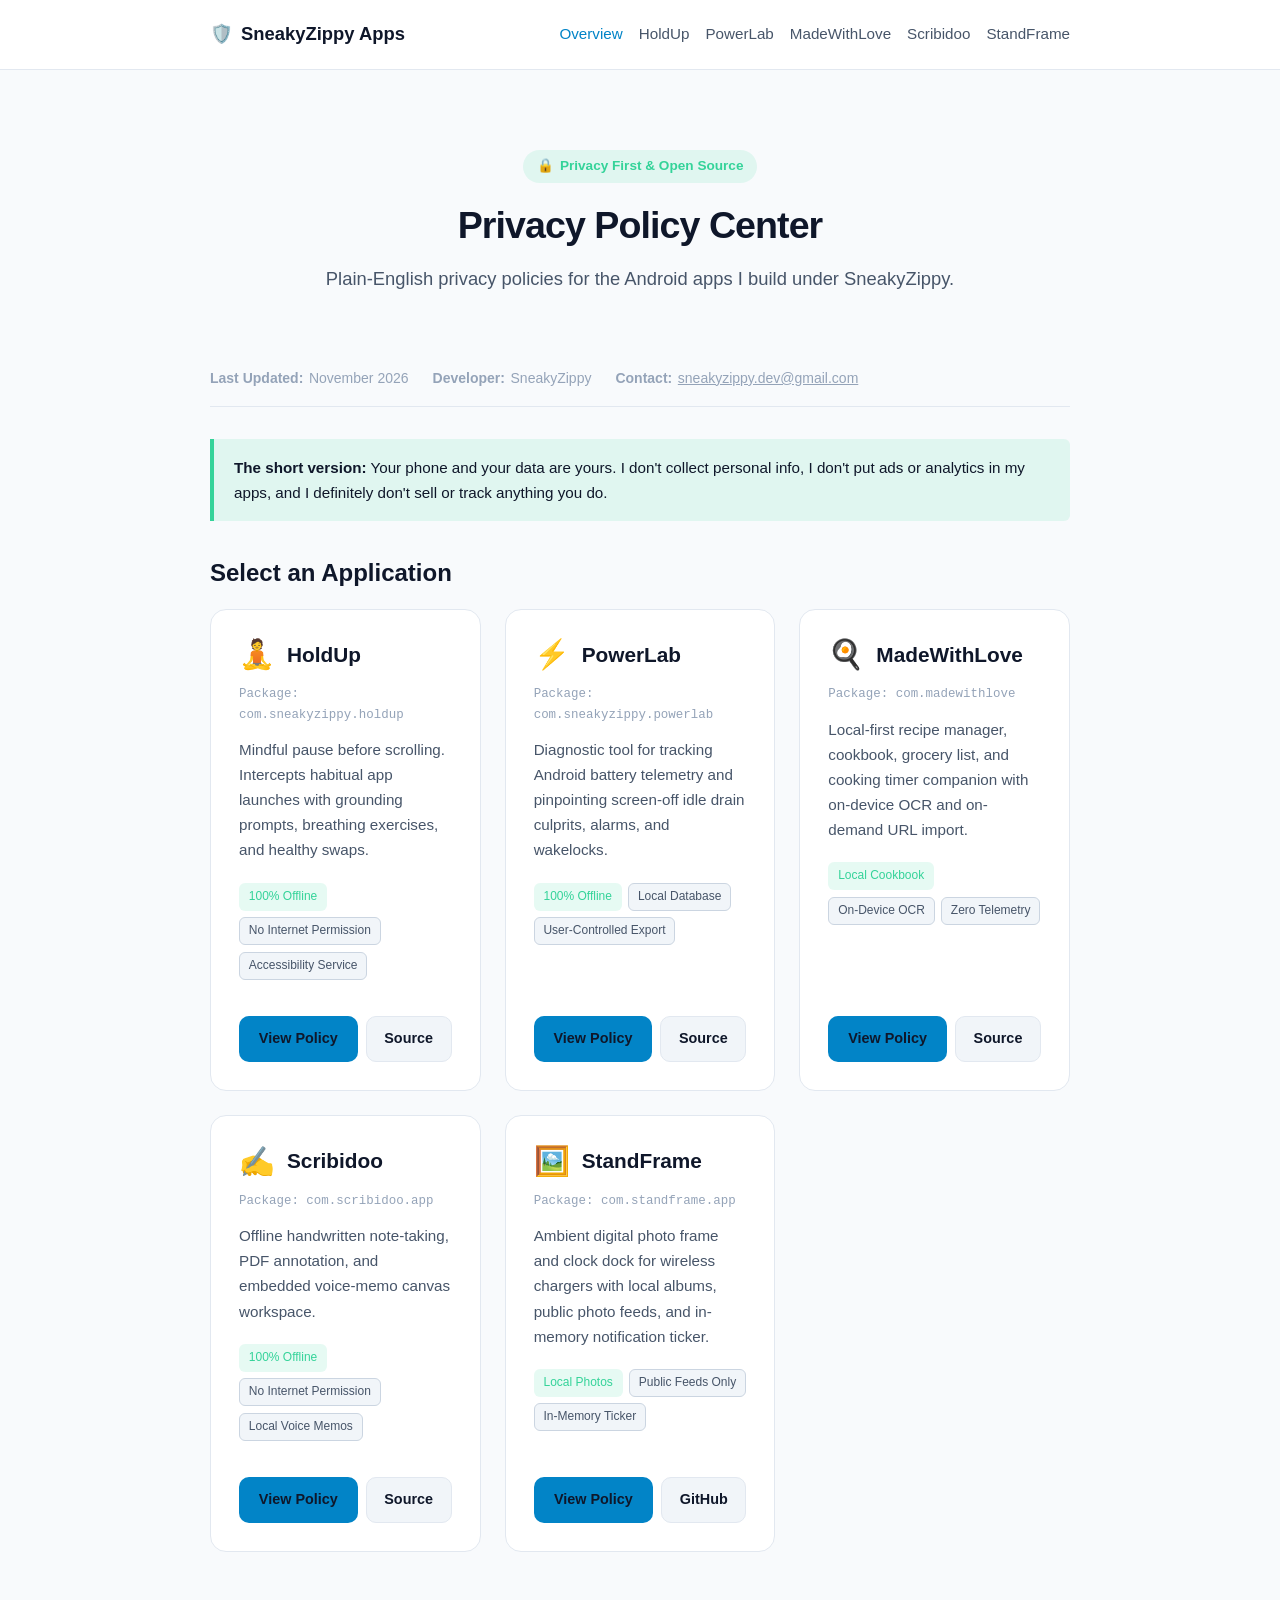
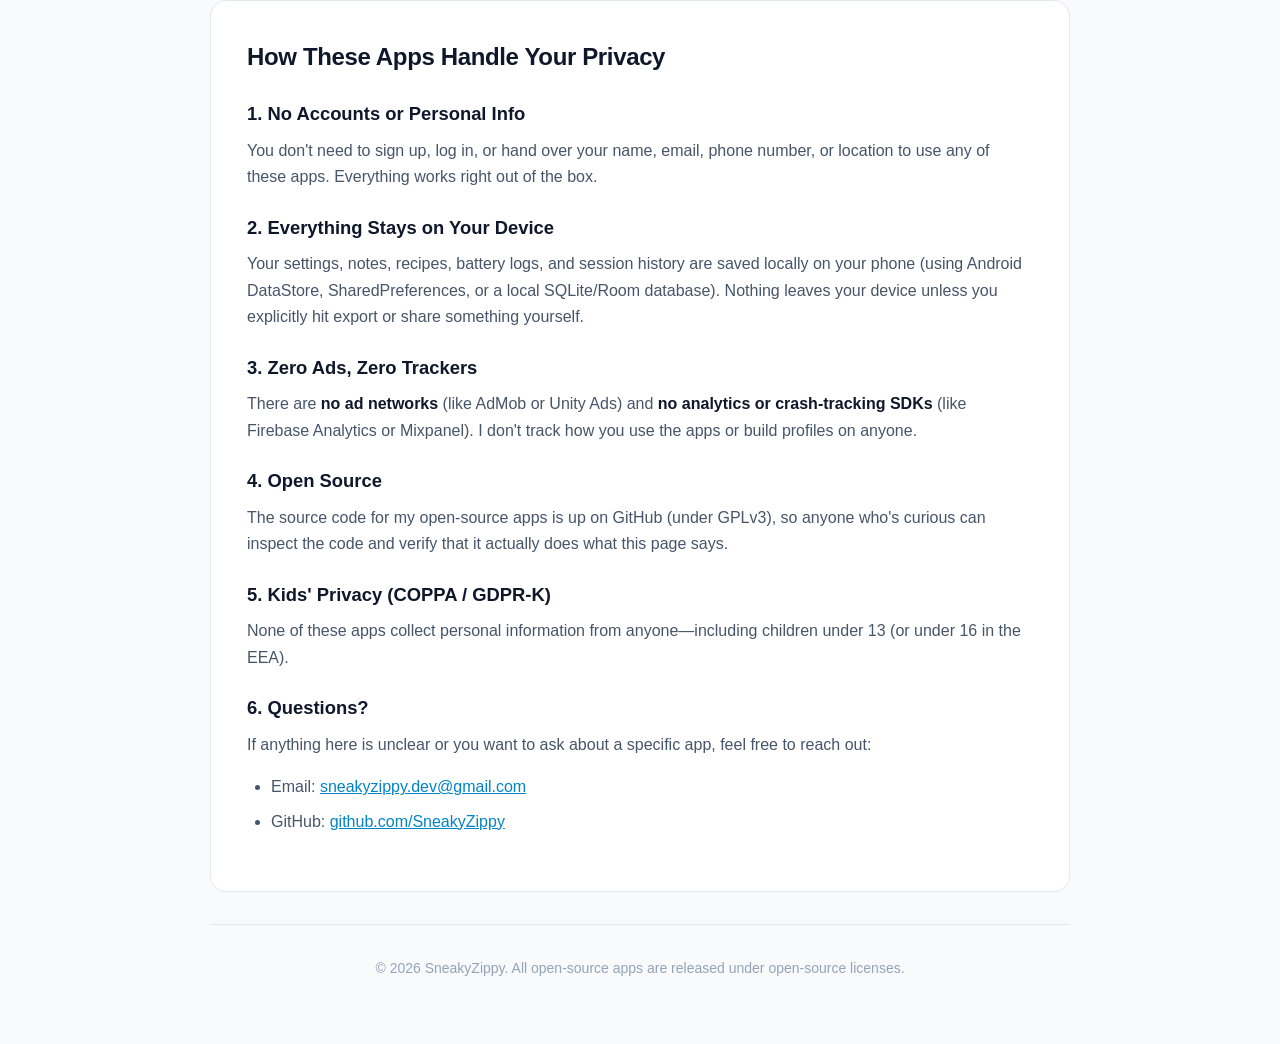
<file: index.html>
<!DOCTYPE html>
<html lang="en">
<head>
  <meta charset="UTF-8">
  <meta name="viewport" content="width=device-width, initial-scale=1.0">
  <title>Privacy Policies | SneakyZippy Apps</title>
  <meta name="description" content="Privacy policies for open-source Android applications developed by SneakyZippy. Privacy-first, local storage, zero tracking.">
  <link rel="icon" href="data:image/svg+xml,<svg xmlns=%22http://www.w3.org/2000/svg%22 viewBox=%220 0 100 100%22><text y=%22.9em%22 font-size=%2290%22>🛡️</text></svg>">
  <link rel="stylesheet" href="style.css">
</head>
<body>

  <header class="site-header">
    <div class="header-container">
      <a href="index.html" class="brand">
        <span>🛡️</span>
        <span>SneakyZippy Apps</span>
      </a>
      <nav>
        <ul class="nav-links">
          <li><a href="index.html" class="active">Overview</a></li>
          <li><a href="holdup.html">HoldUp</a></li>
          <li><a href="powerlab.html">PowerLab</a></li>
          <li><a href="madewithlove.html">MadeWithLove</a></li>
          <li><a href="scribidoo.html">Scribidoo</a></li>
          <li><a href="standframe.html">StandFrame</a></li>
        </ul>
      </nav>
    </div>
  </header>

  <main class="container">
    <section class="hero">
      <div class="hero-pill">
        <span>🔒</span> Privacy First &amp; Open Source
      </div>
      <h1>Privacy Policy Center</h1>
      <p>
        Plain-English privacy policies for the Android apps I build under SneakyZippy.
      </p>
    </section>

    <div class="meta-bar">
      <span><strong>Last Updated:</strong> November 2026</span>
      <span><strong>Developer:</strong> SneakyZippy</span>
      <span><strong>Contact:</strong> <a href="mailto:sneakyzippy.dev@gmail.com" style="color: inherit;">sneakyzippy.dev@gmail.com</a></span>
    </div>

    <div class="callout callout-success">
      <p>
        <strong>The short version:</strong> Your phone and your data are yours. I don't collect personal info, I don't put ads or analytics in my apps, and I definitely don't sell or track anything you do.
      </p>
    </div>

    <h2 style="font-size: 1.5rem; margin: 2rem 0 1rem;">Select an Application</h2>
    <div class="card-grid">

      <!-- HoldUp Card -->
      <article class="app-card">
        <div>
          <div class="app-card-header">
            <span class="app-icon">🧘</span>
            <div>
              <h3>HoldUp</h3>
            </div>
          </div>
          <div class="app-id">Package: com.sneakyzippy.holdup</div>
          <p class="app-desc">
            Mindful pause before scrolling. Intercepts habitual app launches with grounding prompts, breathing exercises, and healthy swaps.
          </p>
          <div class="app-badges">
            <span class="badge success">100% Offline</span>
            <span class="badge">No Internet Permission</span>
            <span class="badge">Accessibility Service</span>
          </div>
        </div>
        <div style="display: flex; gap: 0.5rem; margin-top: 1rem;">
          <a href="holdup.html" class="btn btn-primary" style="flex: 1;">View Policy</a>
          <a href="https://github.com/SneakyZippy/HoldUp" class="btn btn-secondary" target="_blank" rel="noopener">Source</a>
        </div>
      </article>

      <!-- PowerLab Card -->
      <article class="app-card">
        <div>
          <div class="app-card-header">
            <span class="app-icon">⚡</span>
            <div>
              <h3>PowerLab</h3>
            </div>
          </div>
          <div class="app-id">Package: com.sneakyzippy.powerlab</div>
          <p class="app-desc">
            Diagnostic tool for tracking Android battery telemetry and pinpointing screen-off idle drain culprits, alarms, and wakelocks.
          </p>
          <div class="app-badges">
            <span class="badge success">100% Offline</span>
            <span class="badge">Local Database</span>
            <span class="badge">User-Controlled Export</span>
          </div>
        </div>
        <div style="display: flex; gap: 0.5rem; margin-top: 1rem;">
          <a href="powerlab.html" class="btn btn-primary" style="flex: 1;">View Policy</a>
          <a href="https://github.com/SneakyZippy/PowerLab" class="btn btn-secondary" target="_blank" rel="noopener">Source</a>
        </div>
      </article>

      <!-- MadeWithLove Card -->
      <article class="app-card">
        <div>
          <div class="app-card-header">
            <span class="app-icon">🍳</span>
            <div>
              <h3>MadeWithLove</h3>
            </div>
          </div>
          <div class="app-id">Package: com.madewithlove</div>
          <p class="app-desc">
            Local-first recipe manager, cookbook, grocery list, and cooking timer companion with on-device OCR and on-demand URL import.
          </p>
          <div class="app-badges">
            <span class="badge success">Local Cookbook</span>
            <span class="badge">On-Device OCR</span>
            <span class="badge">Zero Telemetry</span>
          </div>
        </div>
        <div style="display: flex; gap: 0.5rem; margin-top: 1rem;">
          <a href="madewithlove.html" class="btn btn-primary" style="flex: 1;">View Policy</a>
          <a href="https://github.com/SneakyZippy/MadeWithLove" class="btn btn-secondary" target="_blank" rel="noopener">Source</a>
        </div>
      </article>

      <!-- Scribidoo Card -->
      <article class="app-card">
        <div>
          <div class="app-card-header">
            <span class="app-icon">✍️</span>
            <div>
              <h3>Scribidoo</h3>
            </div>
          </div>
          <div class="app-id">Package: com.scribidoo.app</div>
          <p class="app-desc">
            Offline handwritten note-taking, PDF annotation, and embedded voice-memo canvas workspace.
          </p>
          <div class="app-badges">
            <span class="badge success">100% Offline</span>
            <span class="badge">No Internet Permission</span>
            <span class="badge">Local Voice Memos</span>
          </div>
        </div>
        <div style="display: flex; gap: 0.5rem; margin-top: 1rem;">
          <a href="scribidoo.html" class="btn btn-primary" style="flex: 1;">View Policy</a>
          <a href="https://github.com/SneakyZippy/Scribidoo" class="btn btn-secondary" target="_blank" rel="noopener">Source</a>
        </div>
      </article>

      <!-- StandFrame Card -->
      <article class="app-card">
        <div>
          <div class="app-card-header">
            <span class="app-icon">🖼️</span>
            <div>
              <h3>StandFrame</h3>
            </div>
          </div>
          <div class="app-id">Package: com.standframe.app</div>
          <p class="app-desc">
            Ambient digital photo frame and clock dock for wireless chargers with local albums, public photo feeds, and in-memory notification ticker.
          </p>
          <div class="app-badges">
            <span class="badge success">Local Photos</span>
            <span class="badge">Public Feeds Only</span>
            <span class="badge">In-Memory Ticker</span>
          </div>
        </div>
        <div style="display: flex; gap: 0.5rem; margin-top: 1rem;">
          <a href="standframe.html" class="btn btn-primary" style="flex: 1;">View Policy</a>
          <a href="https://github.com/SneakyZippy" class="btn btn-secondary" target="_blank" rel="noopener">GitHub</a>
        </div>
      </article>

    </div>

    <section class="content-box">
      <h2>How These Apps Handle Your Privacy</h2>

      <h3>1. No Accounts or Personal Info</h3>
      <p>
        You don't need to sign up, log in, or hand over your name, email, phone number, or location to use any of these apps. Everything works right out of the box.
      </p>

      <h3>2. Everything Stays on Your Device</h3>
      <p>
        Your settings, notes, recipes, battery logs, and session history are saved locally on your phone (using Android DataStore, SharedPreferences, or a local SQLite/Room database). Nothing leaves your device unless you explicitly hit export or share something yourself.
      </p>

      <h3>3. Zero Ads, Zero Trackers</h3>
      <p>
        There are <strong>no ad networks</strong> (like AdMob or Unity Ads) and <strong>no analytics or crash-tracking SDKs</strong> (like Firebase Analytics or Mixpanel). I don't track how you use the apps or build profiles on anyone.
      </p>

      <h3>4. Open Source</h3>
      <p>
        The source code for my open-source apps is up on GitHub (under GPLv3), so anyone who's curious can inspect the code and verify that it actually does what this page says.
      </p>

      <h3>5. Kids' Privacy (COPPA / GDPR-K)</h3>
      <p>
        None of these apps collect personal information from anyone—including children under 13 (or under 16 in the EEA).
      </p>

      <h3>6. Questions?</h3>
      <p>
        If anything here is unclear or you want to ask about a specific app, feel free to reach out:
      </p>
      <ul>
        <li>Email: <a href="mailto:sneakyzippy.dev@gmail.com" style="color: var(--accent);">sneakyzippy.dev@gmail.com</a></li>
        <li>GitHub: <a href="https://github.com/SneakyZippy" target="_blank" rel="noopener" style="color: var(--accent);">github.com/SneakyZippy</a></li>
      </ul>
    </section>
  </main>

  <footer class="site-footer container">
    <p>&copy; 2026 SneakyZippy. All open-source apps are released under open-source licenses.</p>
  </footer>

</body>
</html>
</file>
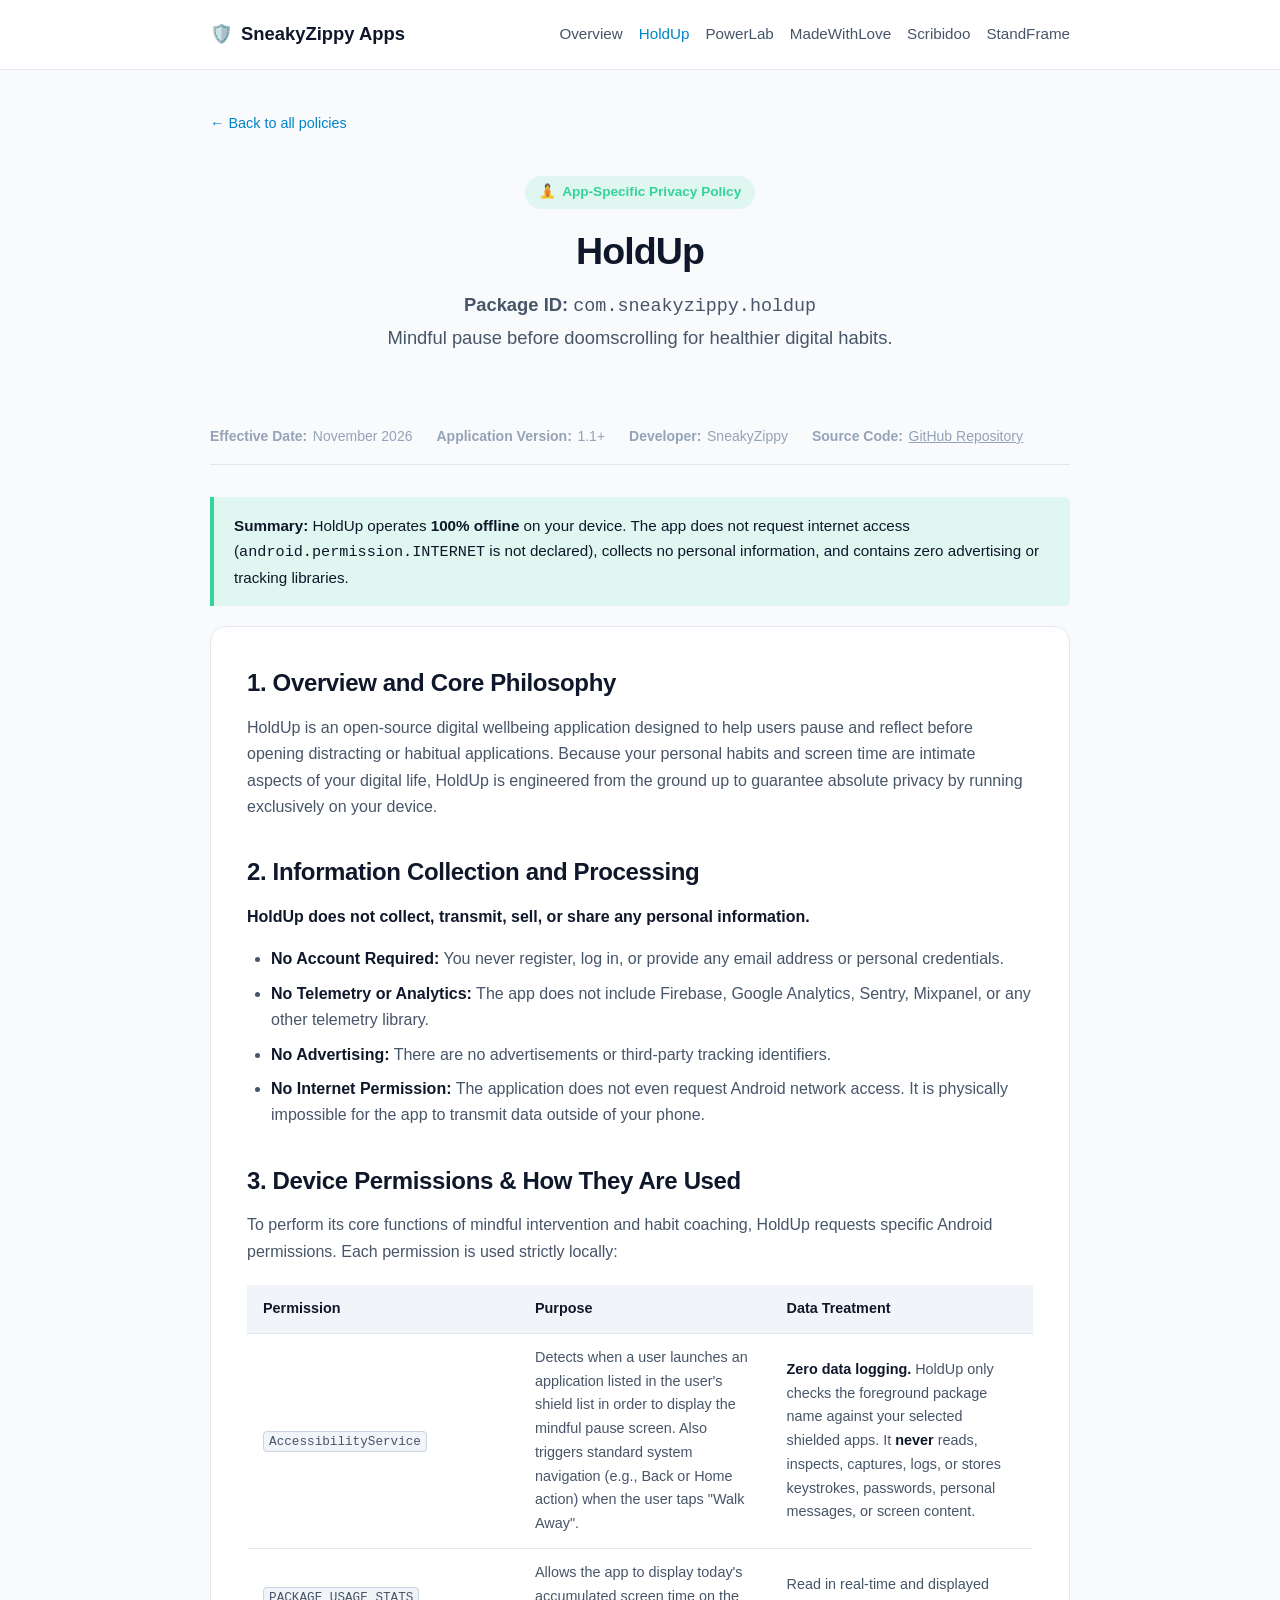
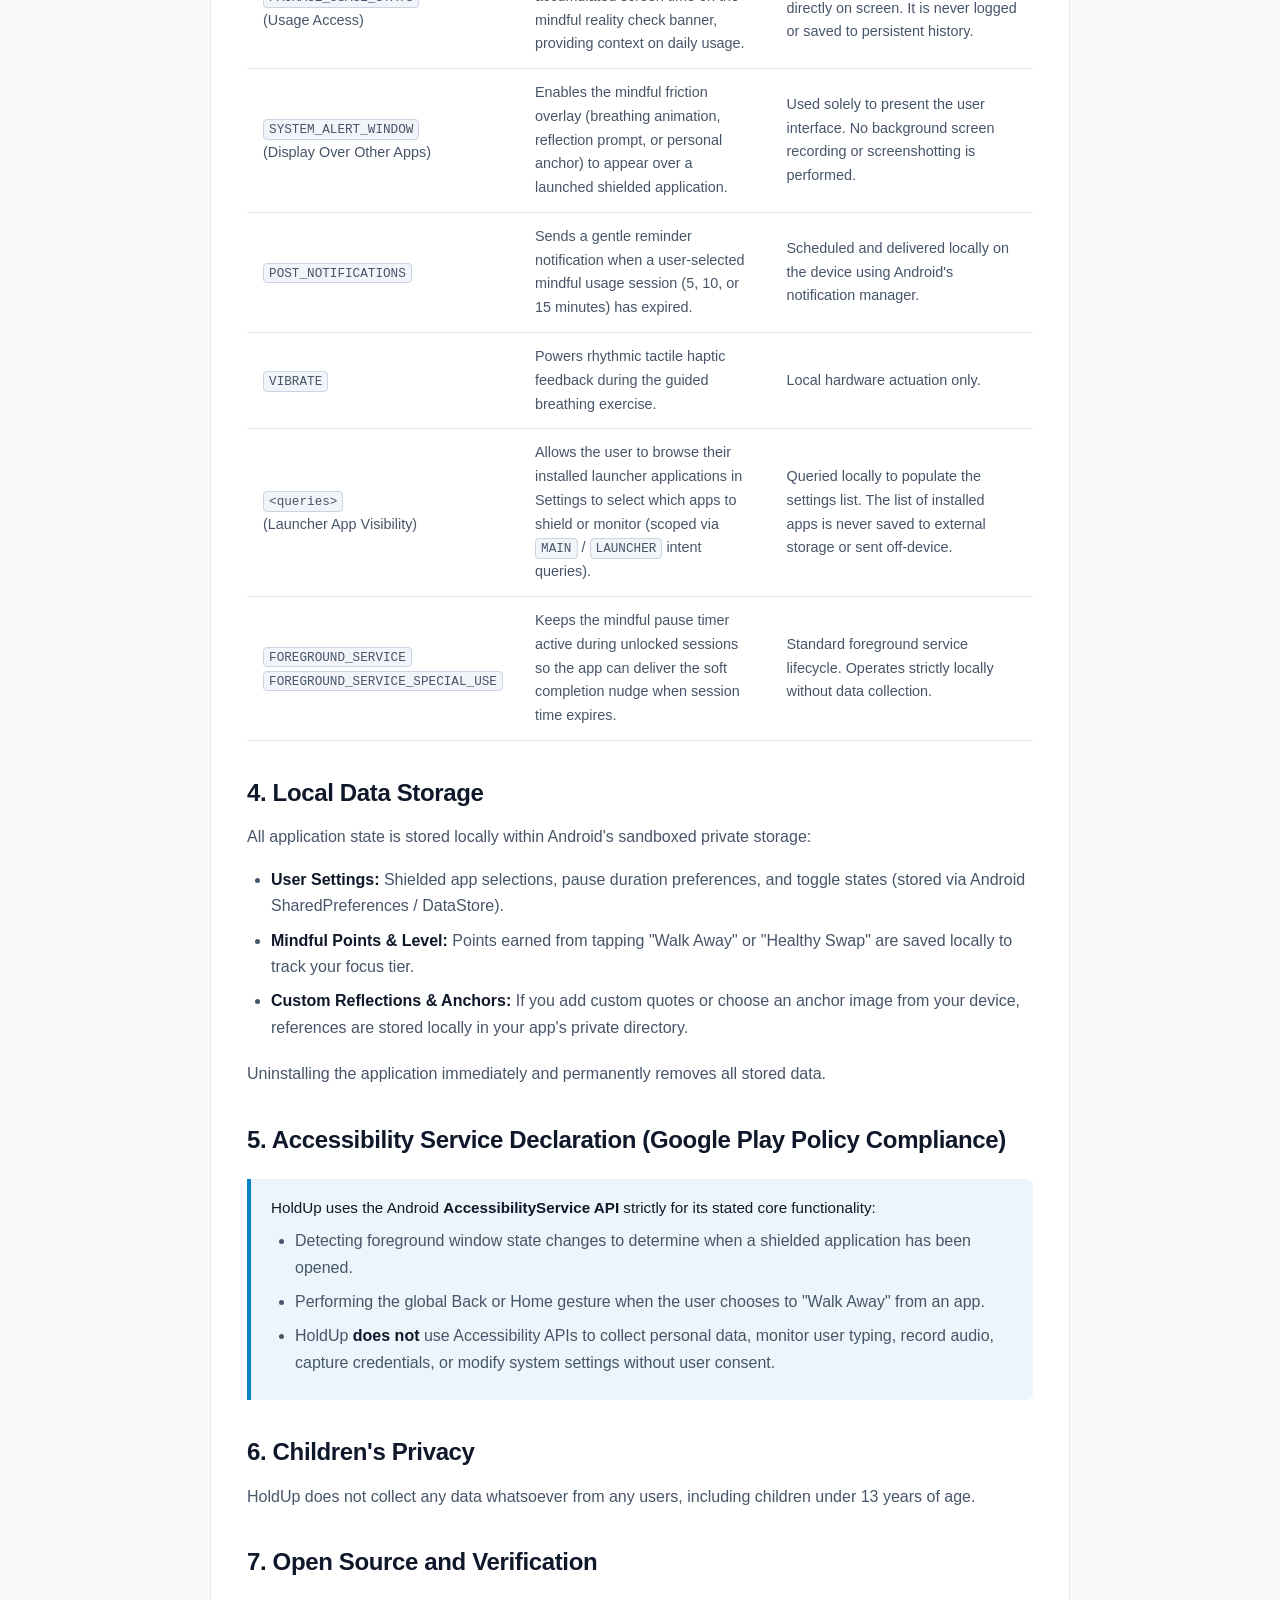
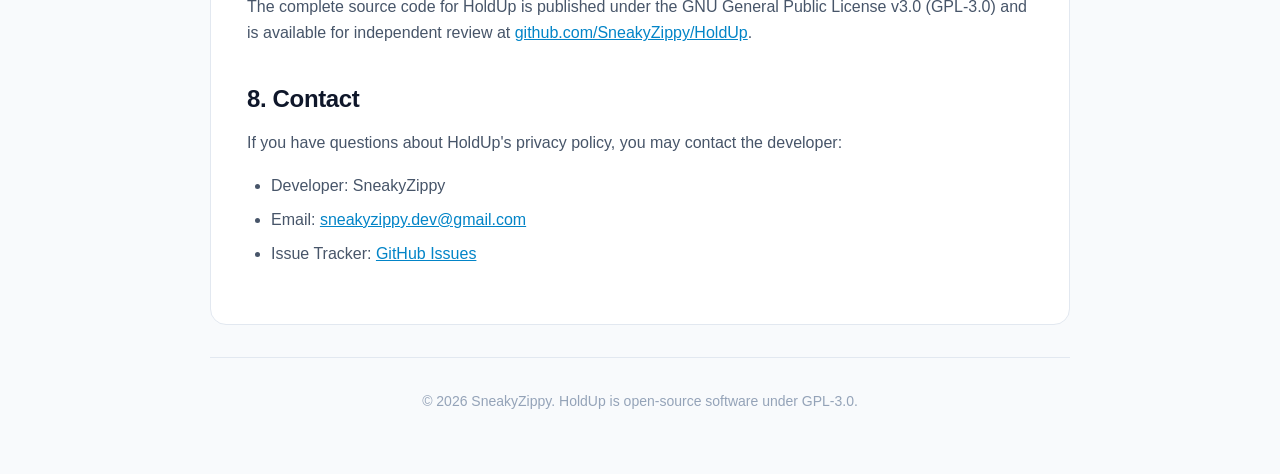
<file: holdup.html>
<!DOCTYPE html>
<html lang="en">
<head>
  <meta charset="UTF-8">
  <meta name="viewport" content="width=device-width, initial-scale=1.0">
  <title>Privacy Policy | HoldUp</title>
  <meta name="description" content="Privacy policy for HoldUp (com.sneakyzippy.holdup) - Mindful friction app. Completely offline, zero telemetry, no data collection.">
  <link rel="icon" href="data:image/svg+xml,<svg xmlns=%22http://www.w3.org/2000/svg%22 viewBox=%220 0 100 100%22><text y=%22.9em%22 font-size=%2290%22>🛡️</text></svg>">
  <link rel="stylesheet" href="style.css">
</head>
<body>

  <header class="site-header">
    <div class="header-container">
      <a href="index.html" class="brand">
        <span>🛡️</span>
        <span>SneakyZippy Apps</span>
      </a>
      <nav>
        <ul class="nav-links">
          <li><a href="index.html">Overview</a></li>
          <li><a href="holdup.html" class="active">HoldUp</a></li>
          <li><a href="powerlab.html">PowerLab</a></li>
          <li><a href="madewithlove.html">MadeWithLove</a></li>
          <li><a href="scribidoo.html">Scribidoo</a></li>
          <li><a href="standframe.html">StandFrame</a></li>
        </ul>
      </nav>
    </div>
  </header>

  <main class="container">
    <a href="index.html" class="back-link">&larr; Back to all policies</a>

    <section class="hero" style="padding-top: 1rem;">
      <div class="hero-pill">
        <span>🧘</span> App-Specific Privacy Policy
      </div>
      <h1>HoldUp</h1>
      <p>
        <strong>Package ID:</strong> <code>com.sneakyzippy.holdup</code><br>
        Mindful pause before doomscrolling for healthier digital habits.
      </p>
    </section>

    <div class="meta-bar">
      <span><strong>Effective Date:</strong> November 2026</span>
      <span><strong>Application Version:</strong> 1.1+</span>
      <span><strong>Developer:</strong> SneakyZippy</span>
      <span><strong>Source Code:</strong> <a href="https://github.com/SneakyZippy/HoldUp" target="_blank" rel="noopener" style="color: inherit;">GitHub Repository</a></span>
    </div>

    <div class="callout callout-success">
      <p>
        <strong>Summary:</strong> HoldUp operates <strong>100% offline</strong> on your device. The app does not request internet access (<code>android.permission.INTERNET</code> is not declared), collects no personal information, and contains zero advertising or tracking libraries.
      </p>
    </div>

    <article class="content-box">
      <h2>1. Overview and Core Philosophy</h2>
      <p>
        HoldUp is an open-source digital wellbeing application designed to help users pause and reflect before opening distracting or habitual applications. Because your personal habits and screen time are intimate aspects of your digital life, HoldUp is engineered from the ground up to guarantee absolute privacy by running exclusively on your device.
      </p>

      <h2>2. Information Collection and Processing</h2>
      <p>
        <strong>HoldUp does not collect, transmit, sell, or share any personal information.</strong>
      </p>
      <ul>
        <li><strong>No Account Required:</strong> You never register, log in, or provide any email address or personal credentials.</li>
        <li><strong>No Telemetry or Analytics:</strong> The app does not include Firebase, Google Analytics, Sentry, Mixpanel, or any other telemetry library.</li>
        <li><strong>No Advertising:</strong> There are no advertisements or third-party tracking identifiers.</li>
        <li><strong>No Internet Permission:</strong> The application does not even request Android network access. It is physically impossible for the app to transmit data outside of your phone.</li>
      </ul>

      <h2>3. Device Permissions &amp; How They Are Used</h2>
      <p>
        To perform its core functions of mindful intervention and habit coaching, HoldUp requests specific Android permissions. Each permission is used strictly locally:
      </p>

      <table>
        <thead>
          <tr>
            <th>Permission</th>
            <th>Purpose</th>
            <th>Data Treatment</th>
          </tr>
        </thead>
        <tbody>
          <tr>
            <td><code>AccessibilityService</code></td>
            <td>
              Detects when a user launches an application listed in the user's shield list in order to display the mindful pause screen. Also triggers standard system navigation (e.g., Back or Home action) when the user taps "Walk Away".
            </td>
            <td>
              <strong>Zero data logging.</strong> HoldUp only checks the foreground package name against your selected shielded apps. It <strong>never</strong> reads, inspects, captures, logs, or stores keystrokes, passwords, personal messages, or screen content.
            </td>
          </tr>
          <tr>
            <td><code>PACKAGE_USAGE_STATS</code><br>(Usage Access)</td>
            <td>
              Allows the app to display today's accumulated screen time on the mindful reality check banner, providing context on daily usage.
            </td>
            <td>
              Read in real-time and displayed directly on screen. It is never logged or saved to persistent history.
            </td>
          </tr>
          <tr>
            <td><code>SYSTEM_ALERT_WINDOW</code><br>(Display Over Other Apps)</td>
            <td>
              Enables the mindful friction overlay (breathing animation, reflection prompt, or personal anchor) to appear over a launched shielded application.
            </td>
            <td>
              Used solely to present the user interface. No background screen recording or screenshotting is performed.
            </td>
          </tr>
          <tr>
            <td><code>POST_NOTIFICATIONS</code></td>
            <td>
              Sends a gentle reminder notification when a user-selected mindful usage session (5, 10, or 15 minutes) has expired.
            </td>
            <td>
              Scheduled and delivered locally on the device using Android's notification manager.
            </td>
          </tr>
          <tr>
            <td><code>VIBRATE</code></td>
            <td>
              Powers rhythmic tactile haptic feedback during the guided breathing exercise.
            </td>
            <td>
              Local hardware actuation only.
            </td>
          </tr>
          <tr>
            <td><code>&lt;queries&gt;</code><br>(Launcher App Visibility)</td>
            <td>
              Allows the user to browse their installed launcher applications in Settings to select which apps to shield or monitor (scoped via <code>MAIN</code> / <code>LAUNCHER</code> intent queries).
            </td>
            <td>
              Queried locally to populate the settings list. The list of installed apps is never saved to external storage or sent off-device.
            </td>
          </tr>
          <tr>
            <td><code>FOREGROUND_SERVICE</code><br><code>FOREGROUND_SERVICE_SPECIAL_USE</code></td>
            <td>
              Keeps the mindful pause timer active during unlocked sessions so the app can deliver the soft completion nudge when session time expires.
            </td>
            <td>
              Standard foreground service lifecycle. Operates strictly locally without data collection.
            </td>
          </tr>
        </tbody>
      </table>

      <h2>4. Local Data Storage</h2>
      <p>
        All application state is stored locally within Android's sandboxed private storage:
      </p>
      <ul>
        <li><strong>User Settings:</strong> Shielded app selections, pause duration preferences, and toggle states (stored via Android SharedPreferences / DataStore).</li>
        <li><strong>Mindful Points &amp; Level:</strong> Points earned from tapping "Walk Away" or "Healthy Swap" are saved locally to track your focus tier.</li>
        <li><strong>Custom Reflections &amp; Anchors:</strong> If you add custom quotes or choose an anchor image from your device, references are stored locally in your app's private directory.</li>
      </ul>
      <p>
        Uninstalling the application immediately and permanently removes all stored data.
      </p>

      <h2>5. Accessibility Service Declaration (Google Play Policy Compliance)</h2>
      <div class="callout">
        <p>
          HoldUp uses the Android <strong>AccessibilityService API</strong> strictly for its stated core functionality:
        </p>
        <ul style="margin-top: 0.5rem; margin-bottom: 0;">
          <li>Detecting foreground window state changes to determine when a shielded application has been opened.</li>
          <li>Performing the global Back or Home gesture when the user chooses to "Walk Away" from an app.</li>
          <li>HoldUp <strong>does not</strong> use Accessibility APIs to collect personal data, monitor user typing, record audio, capture credentials, or modify system settings without user consent.</li>
        </ul>
      </div>

      <h2>6. Children's Privacy</h2>
      <p>
        HoldUp does not collect any data whatsoever from any users, including children under 13 years of age.
      </p>

      <h2>7. Open Source and Verification</h2>
      <p>
        The complete source code for HoldUp is published under the GNU General Public License v3.0 (GPL-3.0) and is available for independent review at <a href="https://github.com/SneakyZippy/HoldUp" target="_blank" rel="noopener" style="color: var(--accent);">github.com/SneakyZippy/HoldUp</a>.
      </p>

      <h2>8. Contact</h2>
      <p>
        If you have questions about HoldUp's privacy policy, you may contact the developer:
      </p>
      <ul>
        <li>Developer: SneakyZippy</li>
        <li>Email: <a href="mailto:sneakyzippy.dev@gmail.com" style="color: var(--accent);">sneakyzippy.dev@gmail.com</a></li>
        <li>Issue Tracker: <a href="https://github.com/SneakyZippy/HoldUp/issues" target="_blank" rel="noopener" style="color: var(--accent);">GitHub Issues</a></li>
      </ul>
    </article>
  </main>

  <footer class="site-footer container">
    <p>&copy; 2026 SneakyZippy. HoldUp is open-source software under GPL-3.0.</p>
  </footer>

</body>
</html>
</file>
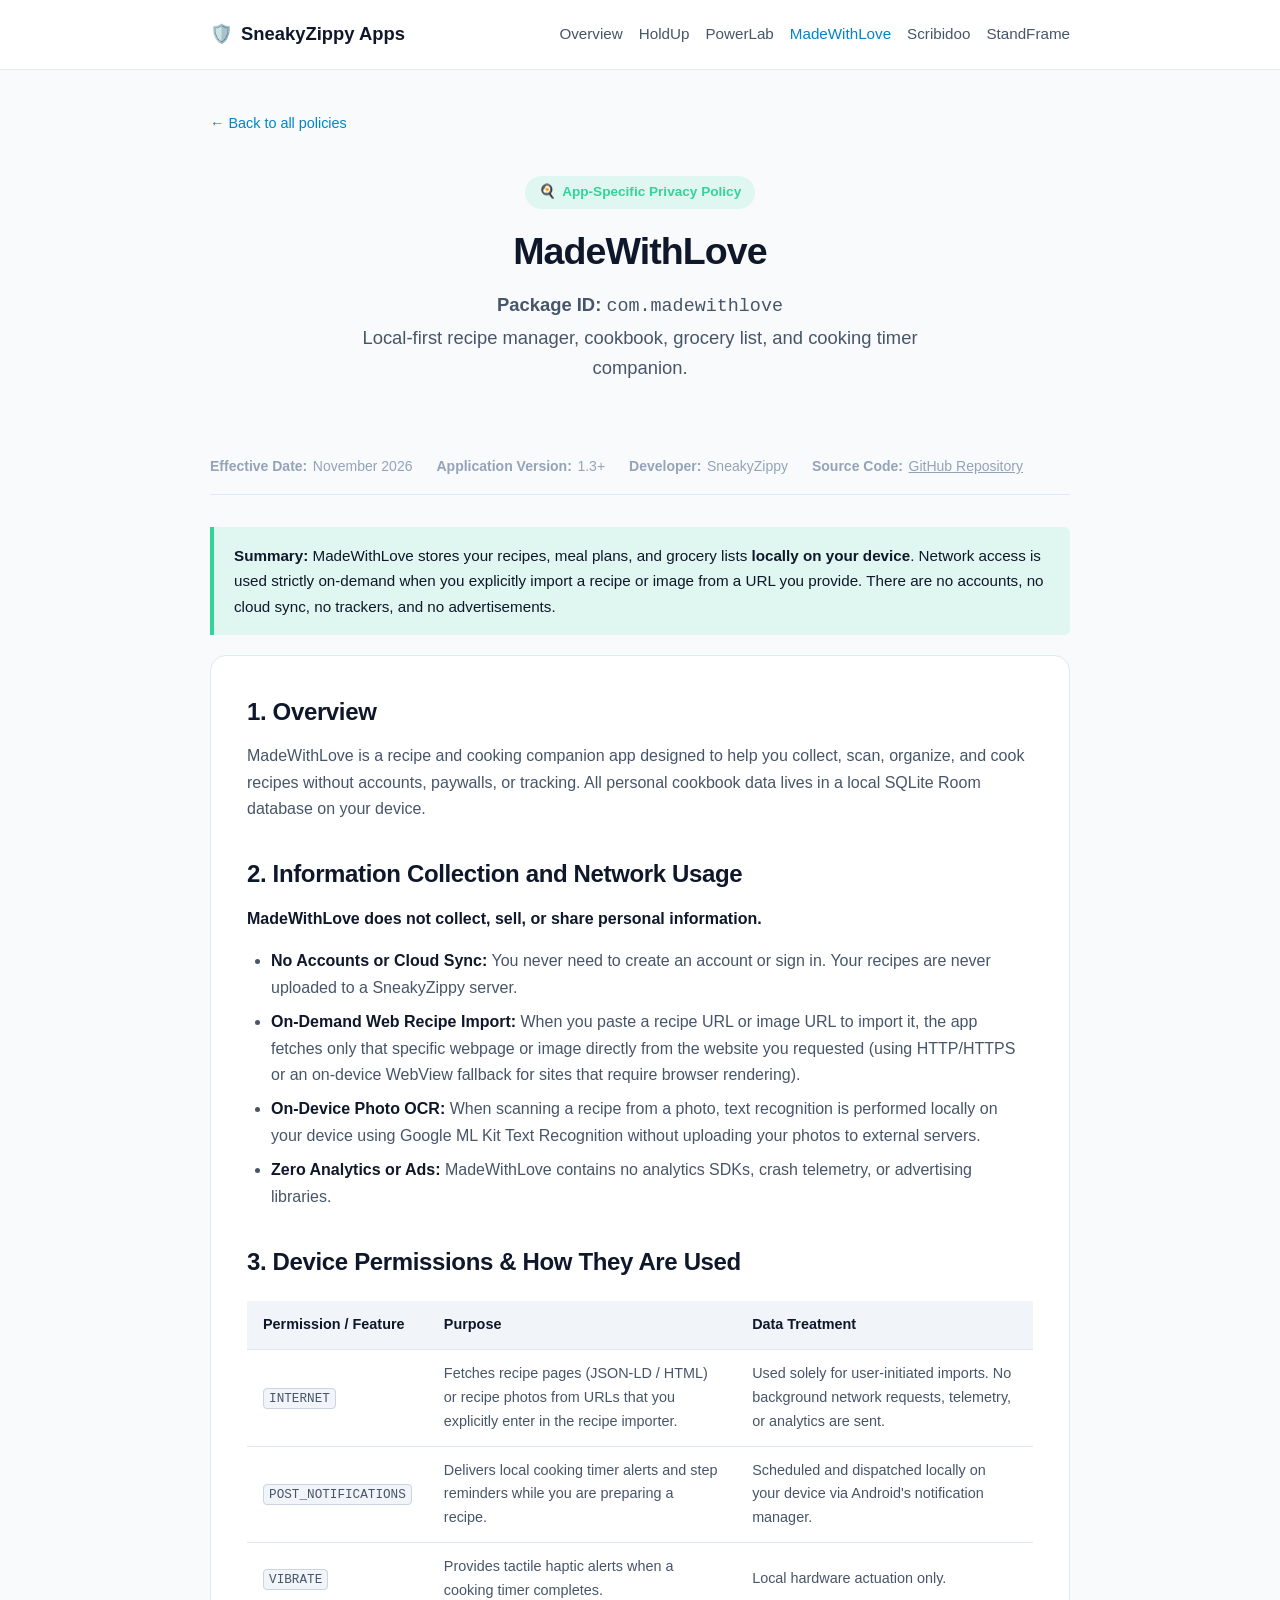
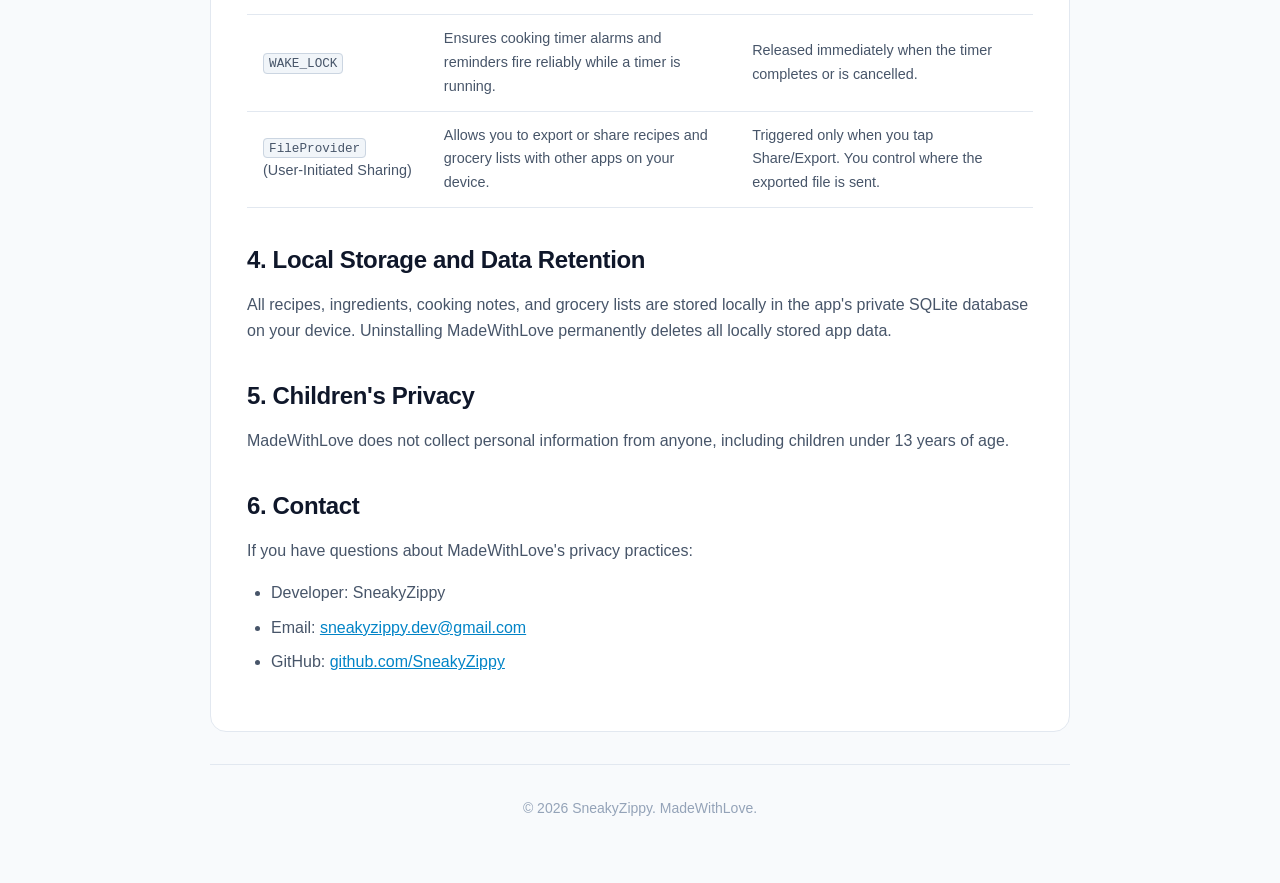
<file: madewithlove.html>
<!DOCTYPE html>
<html lang="en">
<head>
  <meta charset="UTF-8">
  <meta name="viewport" content="width=device-width, initial-scale=1.0">
  <title>Privacy Policy | MadeWithLove</title>
  <meta name="description" content="Privacy policy for MadeWithLove (com.madewithlove) - Local-first recipe manager, cookbook, and cooking companion.">
  <link rel="icon" href="data:image/svg+xml,<svg xmlns=%22http://www.w3.org/2000/svg%22 viewBox=%220 0 100 100%22><text y=%22.9em%22 font-size=%2290%22>🛡️</text></svg>">
  <link rel="stylesheet" href="style.css">
</head>
<body>

  <header class="site-header">
    <div class="header-container">
      <a href="index.html" class="brand">
        <span>🛡️</span>
        <span>SneakyZippy Apps</span>
      </a>
      <nav>
        <ul class="nav-links">
          <li><a href="index.html">Overview</a></li>
          <li><a href="holdup.html">HoldUp</a></li>
          <li><a href="powerlab.html">PowerLab</a></li>
          <li><a href="madewithlove.html" class="active">MadeWithLove</a></li>
          <li><a href="scribidoo.html">Scribidoo</a></li>
          <li><a href="standframe.html">StandFrame</a></li>
        </ul>
      </nav>
    </div>
  </header>

  <main class="container">
    <a href="index.html" class="back-link">&larr; Back to all policies</a>

    <section class="hero" style="padding-top: 1rem;">
      <div class="hero-pill">
        <span>🍳</span> App-Specific Privacy Policy
      </div>
      <h1>MadeWithLove</h1>
      <p>
        <strong>Package ID:</strong> <code>com.madewithlove</code><br>
        Local-first recipe manager, cookbook, grocery list, and cooking timer companion.
      </p>
    </section>

    <div class="meta-bar">
      <span><strong>Effective Date:</strong> November 2026</span>
      <span><strong>Application Version:</strong> 1.3+</span>
      <span><strong>Developer:</strong> SneakyZippy</span>
      <span><strong>Source Code:</strong> <a href="https://github.com/SneakyZippy/MadeWithLove" target="_blank" rel="noopener" style="color: inherit;">GitHub Repository</a></span>
    </div>

    <div class="callout callout-success">
      <p>
        <strong>Summary:</strong> MadeWithLove stores your recipes, meal plans, and grocery lists <strong>locally on your device</strong>. Network access is used strictly on-demand when you explicitly import a recipe or image from a URL you provide. There are no accounts, no cloud sync, no trackers, and no advertisements.
      </p>
    </div>

    <article class="content-box">
      <h2>1. Overview</h2>
      <p>
        MadeWithLove is a recipe and cooking companion app designed to help you collect, scan, organize, and cook recipes without accounts, paywalls, or tracking. All personal cookbook data lives in a local SQLite Room database on your device.
      </p>

      <h2>2. Information Collection and Network Usage</h2>
      <p>
        <strong>MadeWithLove does not collect, sell, or share personal information.</strong>
      </p>
      <ul>
        <li><strong>No Accounts or Cloud Sync:</strong> You never need to create an account or sign in. Your recipes are never uploaded to a SneakyZippy server.</li>
        <li><strong>On-Demand Web Recipe Import:</strong> When you paste a recipe URL or image URL to import it, the app fetches only that specific webpage or image directly from the website you requested (using HTTP/HTTPS or an on-device WebView fallback for sites that require browser rendering).</li>
        <li><strong>On-Device Photo OCR:</strong> When scanning a recipe from a photo, text recognition is performed locally on your device using Google ML Kit Text Recognition without uploading your photos to external servers.</li>
        <li><strong>Zero Analytics or Ads:</strong> MadeWithLove contains no analytics SDKs, crash telemetry, or advertising libraries.</li>
      </ul>

      <h2>3. Device Permissions &amp; How They Are Used</h2>

      <table>
        <thead>
          <tr>
            <th>Permission / Feature</th>
            <th>Purpose</th>
            <th>Data Treatment</th>
          </tr>
        </thead>
        <tbody>
          <tr>
            <td><code>INTERNET</code></td>
            <td>
              Fetches recipe pages (JSON-LD / HTML) or recipe photos from URLs that you explicitly enter in the recipe importer.
            </td>
            <td>
              Used solely for user-initiated imports. No background network requests, telemetry, or analytics are sent.
            </td>
          </tr>
          <tr>
            <td><code>POST_NOTIFICATIONS</code></td>
            <td>
              Delivers local cooking timer alerts and step reminders while you are preparing a recipe.
            </td>
            <td>
              Scheduled and dispatched locally on your device via Android's notification manager.
            </td>
          </tr>
          <tr>
            <td><code>VIBRATE</code></td>
            <td>
              Provides tactile haptic alerts when a cooking timer completes.
            </td>
            <td>
              Local hardware actuation only.
            </td>
          </tr>
          <tr>
            <td><code>WAKE_LOCK</code></td>
            <td>
              Ensures cooking timer alarms and reminders fire reliably while a timer is running.
            </td>
            <td>
              Released immediately when the timer completes or is cancelled.
            </td>
          </tr>
          <tr>
            <td><code>FileProvider</code><br>(User-Initiated Sharing)</td>
            <td>
              Allows you to export or share recipes and grocery lists with other apps on your device.
            </td>
            <td>
              Triggered only when you tap Share/Export. You control where the exported file is sent.
            </td>
          </tr>
        </tbody>
      </table>

      <h2>4. Local Storage and Data Retention</h2>
      <p>
        All recipes, ingredients, cooking notes, and grocery lists are stored locally in the app's private SQLite database on your device. Uninstalling MadeWithLove permanently deletes all locally stored app data.
      </p>

      <h2>5. Children's Privacy</h2>
      <p>
        MadeWithLove does not collect personal information from anyone, including children under 13 years of age.
      </p>

      <h2>6. Contact</h2>
      <p>
        If you have questions about MadeWithLove's privacy practices:
      </p>
      <ul>
        <li>Developer: SneakyZippy</li>
        <li>Email: <a href="mailto:sneakyzippy.dev@gmail.com" style="color: var(--accent);">sneakyzippy.dev@gmail.com</a></li>
        <li>GitHub: <a href="https://github.com/SneakyZippy" target="_blank" rel="noopener" style="color: var(--accent);">github.com/SneakyZippy</a></li>
      </ul>
    </article>
  </main>

  <footer class="site-footer container">
    <p>&copy; 2026 SneakyZippy. MadeWithLove.</p>
  </footer>

</body>
</html>
</file>
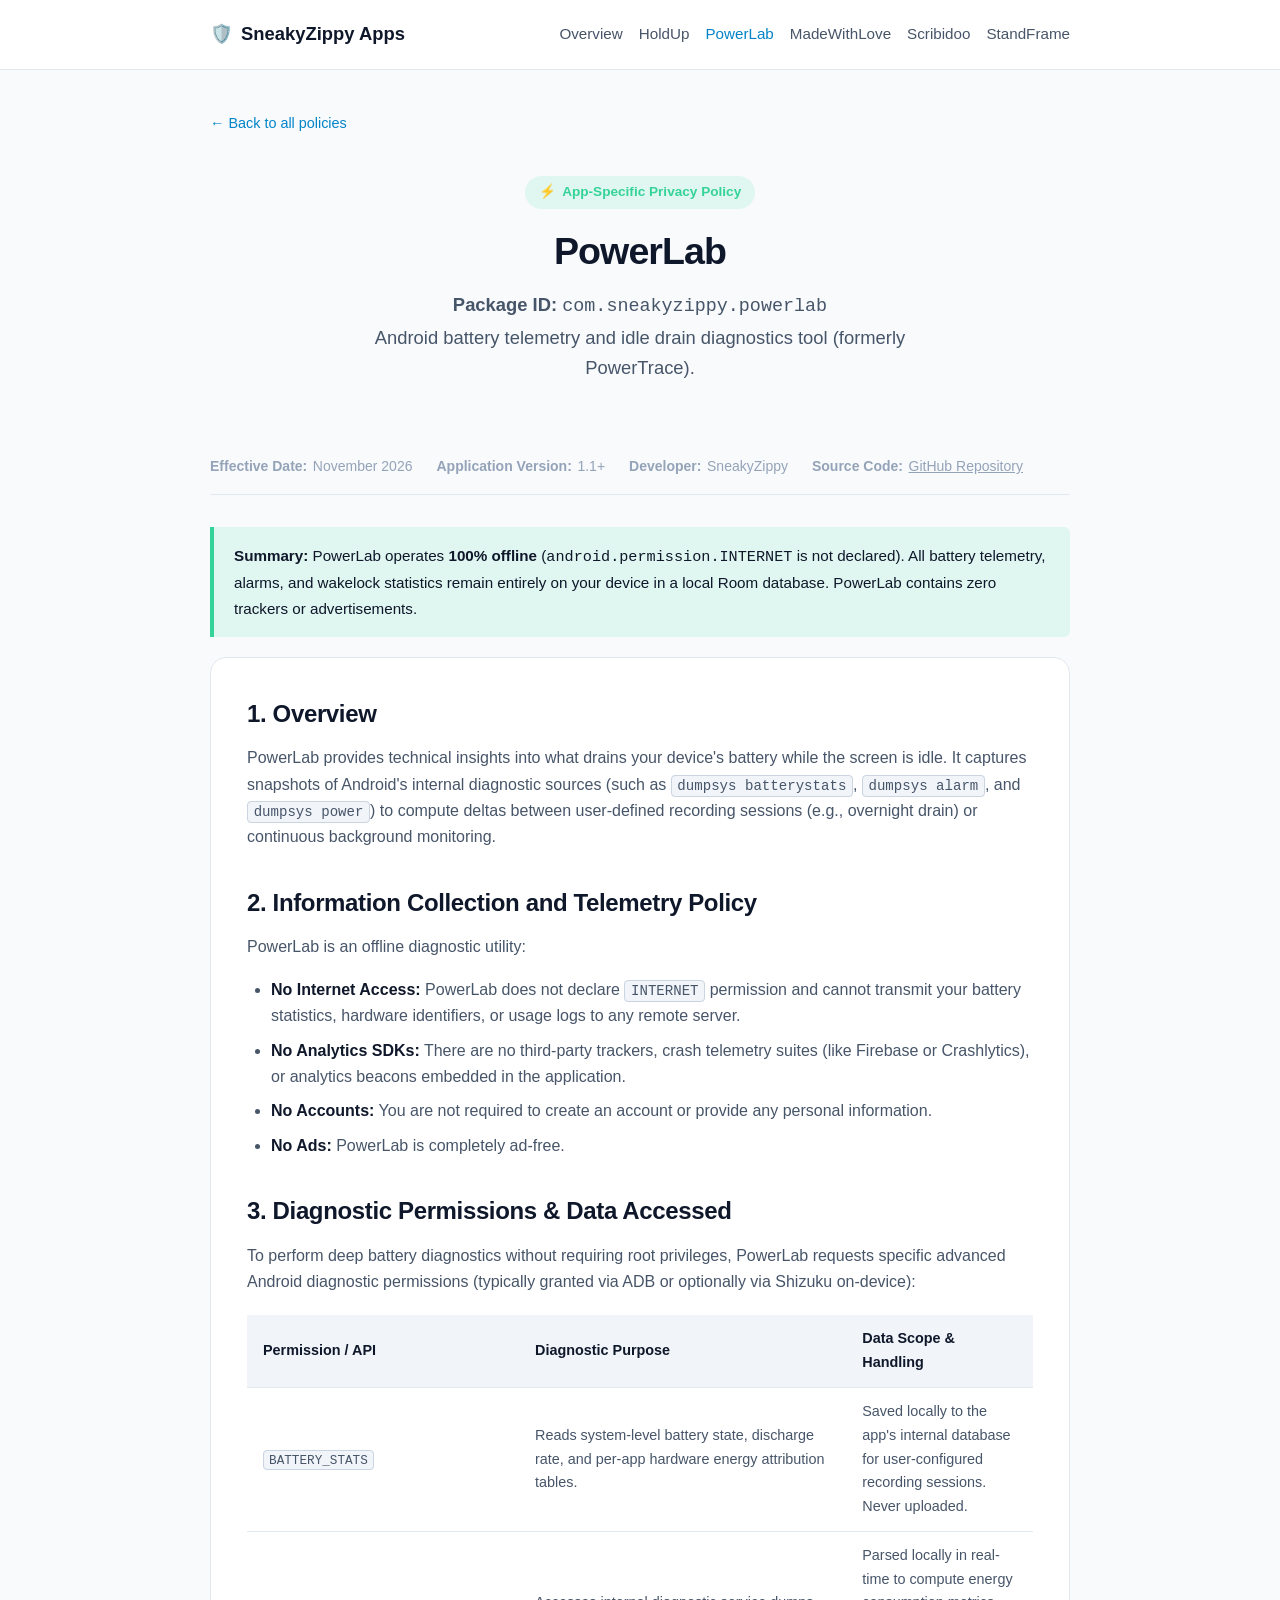
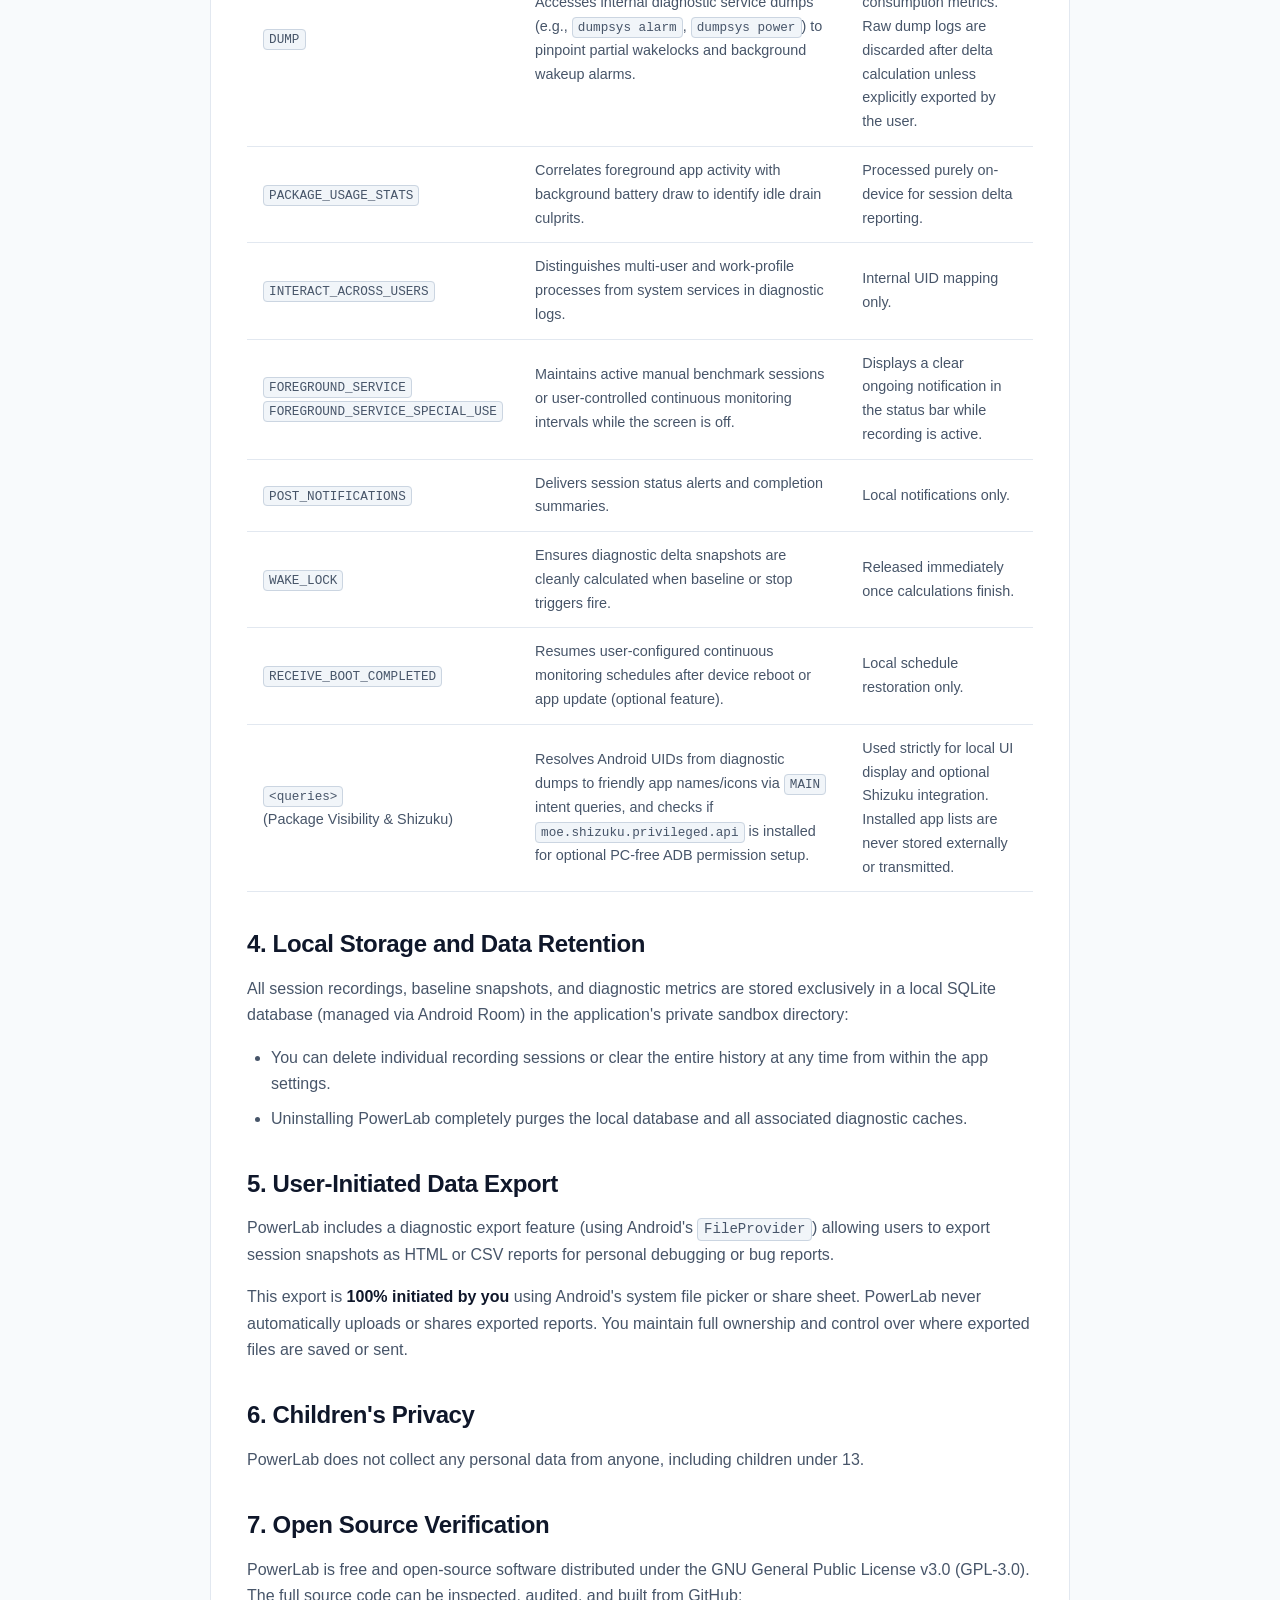
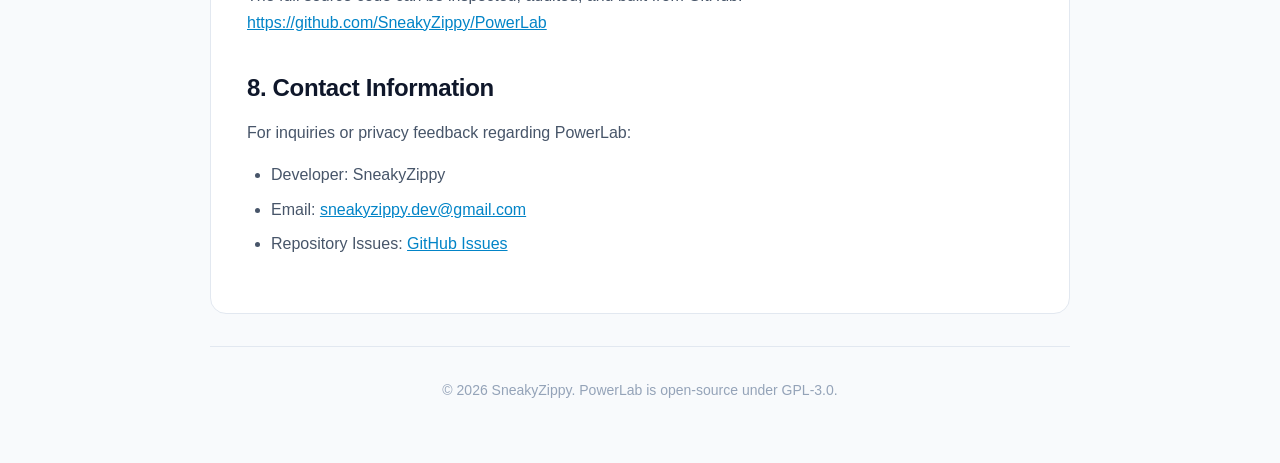
<file: powerlab.html>
<!DOCTYPE html>
<html lang="en">
<head>
  <meta charset="UTF-8">
  <meta name="viewport" content="width=device-width, initial-scale=1.0">
  <title>Privacy Policy | PowerLab</title>
  <meta name="description" content="Privacy policy for PowerLab (com.sneakyzippy.powerlab) - Android battery telemetry and idle drain diagnostics tool.">
  <link rel="icon" href="data:image/svg+xml,<svg xmlns=%22http://www.w3.org/2000/svg%22 viewBox=%220 0 100 100%22><text y=%22.9em%22 font-size=%2290%22>🛡️</text></svg>">
  <link rel="stylesheet" href="style.css">
</head>
<body>

  <header class="site-header">
    <div class="header-container">
      <a href="index.html" class="brand">
        <span>🛡️</span>
        <span>SneakyZippy Apps</span>
      </a>
      <nav>
        <ul class="nav-links">
          <li><a href="index.html">Overview</a></li>
          <li><a href="holdup.html">HoldUp</a></li>
          <li><a href="powerlab.html" class="active">PowerLab</a></li>
          <li><a href="madewithlove.html">MadeWithLove</a></li>
          <li><a href="scribidoo.html">Scribidoo</a></li>
          <li><a href="standframe.html">StandFrame</a></li>
        </ul>
      </nav>
    </div>
  </header>

  <main class="container">
    <a href="index.html" class="back-link">&larr; Back to all policies</a>

    <section class="hero" style="padding-top: 1rem;">
      <div class="hero-pill">
        <span>⚡</span> App-Specific Privacy Policy
      </div>
      <h1>PowerLab</h1>
      <p>
        <strong>Package ID:</strong> <code>com.sneakyzippy.powerlab</code><br>
        Android battery telemetry and idle drain diagnostics tool (formerly PowerTrace).
      </p>
    </section>

    <div class="meta-bar">
      <span><strong>Effective Date:</strong> November 2026</span>
      <span><strong>Application Version:</strong> 1.1+</span>
      <span><strong>Developer:</strong> SneakyZippy</span>
      <span><strong>Source Code:</strong> <a href="https://github.com/SneakyZippy/PowerLab" target="_blank" rel="noopener" style="color: inherit;">GitHub Repository</a></span>
    </div>

    <div class="callout callout-success">
      <p>
        <strong>Summary:</strong> PowerLab operates <strong>100% offline</strong> (<code>android.permission.INTERNET</code> is not declared). All battery telemetry, alarms, and wakelock statistics remain entirely on your device in a local Room database. PowerLab contains zero trackers or advertisements.
      </p>
    </div>

    <article class="content-box">
      <h2>1. Overview</h2>
      <p>
        PowerLab provides technical insights into what drains your device's battery while the screen is idle. It captures snapshots of Android's internal diagnostic sources (such as <code>dumpsys batterystats</code>, <code>dumpsys alarm</code>, and <code>dumpsys power</code>) to compute deltas between user-defined recording sessions (e.g., overnight drain) or continuous background monitoring.
      </p>

      <h2>2. Information Collection and Telemetry Policy</h2>
      <p>
        PowerLab is an offline diagnostic utility:
      </p>
      <ul>
        <li><strong>No Internet Access:</strong> PowerLab does not declare <code>INTERNET</code> permission and cannot transmit your battery statistics, hardware identifiers, or usage logs to any remote server.</li>
        <li><strong>No Analytics SDKs:</strong> There are no third-party trackers, crash telemetry suites (like Firebase or Crashlytics), or analytics beacons embedded in the application.</li>
        <li><strong>No Accounts:</strong> You are not required to create an account or provide any personal information.</li>
        <li><strong>No Ads:</strong> PowerLab is completely ad-free.</li>
      </ul>

      <h2>3. Diagnostic Permissions &amp; Data Accessed</h2>
      <p>
        To perform deep battery diagnostics without requiring root privileges, PowerLab requests specific advanced Android diagnostic permissions (typically granted via ADB or optionally via Shizuku on-device):
      </p>

      <table>
        <thead>
          <tr>
            <th>Permission / API</th>
            <th>Diagnostic Purpose</th>
            <th>Data Scope &amp; Handling</th>
          </tr>
        </thead>
        <tbody>
          <tr>
            <td><code>BATTERY_STATS</code></td>
            <td>
              Reads system-level battery state, discharge rate, and per-app hardware energy attribution tables.
            </td>
            <td>
              Saved locally to the app's internal database for user-configured recording sessions. Never uploaded.
            </td>
          </tr>
          <tr>
            <td><code>DUMP</code></td>
            <td>
              Accesses internal diagnostic service dumps (e.g., <code>dumpsys alarm</code>, <code>dumpsys power</code>) to pinpoint partial wakelocks and background wakeup alarms.
            </td>
            <td>
              Parsed locally in real-time to compute energy consumption metrics. Raw dump logs are discarded after delta calculation unless explicitly exported by the user.
            </td>
          </tr>
          <tr>
            <td><code>PACKAGE_USAGE_STATS</code></td>
            <td>
              Correlates foreground app activity with background battery draw to identify idle drain culprits.
            </td>
            <td>
              Processed purely on-device for session delta reporting.
            </td>
          </tr>
          <tr>
            <td><code>INTERACT_ACROSS_USERS</code></td>
            <td>
              Distinguishes multi-user and work-profile processes from system services in diagnostic logs.
            </td>
            <td>
              Internal UID mapping only.
            </td>
          </tr>
          <tr>
            <td><code>FOREGROUND_SERVICE</code><br><code>FOREGROUND_SERVICE_SPECIAL_USE</code></td>
            <td>
              Maintains active manual benchmark sessions or user-controlled continuous monitoring intervals while the screen is off.
            </td>
            <td>
              Displays a clear ongoing notification in the status bar while recording is active.
            </td>
          </tr>
          <tr>
            <td><code>POST_NOTIFICATIONS</code></td>
            <td>
              Delivers session status alerts and completion summaries.
            </td>
            <td>
              Local notifications only.
            </td>
          </tr>
          <tr>
            <td><code>WAKE_LOCK</code></td>
            <td>
              Ensures diagnostic delta snapshots are cleanly calculated when baseline or stop triggers fire.
            </td>
            <td>
              Released immediately once calculations finish.
            </td>
          </tr>
          <tr>
            <td><code>RECEIVE_BOOT_COMPLETED</code></td>
            <td>
              Resumes user-configured continuous monitoring schedules after device reboot or app update (optional feature).
            </td>
            <td>
              Local schedule restoration only.
            </td>
          </tr>
          <tr>
            <td><code>&lt;queries&gt;</code><br>(Package Visibility &amp; Shizuku)</td>
            <td>
              Resolves Android UIDs from diagnostic dumps to friendly app names/icons via <code>MAIN</code> intent queries, and checks if <code>moe.shizuku.privileged.api</code> is installed for optional PC-free ADB permission setup.
            </td>
            <td>
              Used strictly for local UI display and optional Shizuku integration. Installed app lists are never stored externally or transmitted.
            </td>
          </tr>
        </tbody>
      </table>

      <h2>4. Local Storage and Data Retention</h2>
      <p>
        All session recordings, baseline snapshots, and diagnostic metrics are stored exclusively in a local SQLite database (managed via Android Room) in the application's private sandbox directory:
      </p>
      <ul>
        <li>You can delete individual recording sessions or clear the entire history at any time from within the app settings.</li>
        <li>Uninstalling PowerLab completely purges the local database and all associated diagnostic caches.</li>
      </ul>

      <h2>5. User-Initiated Data Export</h2>
      <p>
        PowerLab includes a diagnostic export feature (using Android's <code>FileProvider</code>) allowing users to export session snapshots as HTML or CSV reports for personal debugging or bug reports.
      </p>
      <p>
        This export is <strong>100% initiated by you</strong> using Android's system file picker or share sheet. PowerLab never automatically uploads or shares exported reports. You maintain full ownership and control over where exported files are saved or sent.
      </p>

      <h2>6. Children's Privacy</h2>
      <p>
        PowerLab does not collect any personal data from anyone, including children under 13.
      </p>

      <h2>7. Open Source Verification</h2>
      <p>
        PowerLab is free and open-source software distributed under the GNU General Public License v3.0 (GPL-3.0). The full source code can be inspected, audited, and built from GitHub:
        <br>
        <a href="https://github.com/SneakyZippy/PowerLab" target="_blank" rel="noopener" style="color: var(--accent);">https://github.com/SneakyZippy/PowerLab</a>
      </p>

      <h2>8. Contact Information</h2>
      <p>
        For inquiries or privacy feedback regarding PowerLab:
      </p>
      <ul>
        <li>Developer: SneakyZippy</li>
        <li>Email: <a href="mailto:sneakyzippy.dev@gmail.com" style="color: var(--accent);">sneakyzippy.dev@gmail.com</a></li>
        <li>Repository Issues: <a href="https://github.com/SneakyZippy/PowerLab/issues" target="_blank" rel="noopener" style="color: var(--accent);">GitHub Issues</a></li>
      </ul>
    </article>
  </main>

  <footer class="site-footer container">
    <p>&copy; 2026 SneakyZippy. PowerLab is open-source under GPL-3.0.</p>
  </footer>

</body>
</html>
</file>
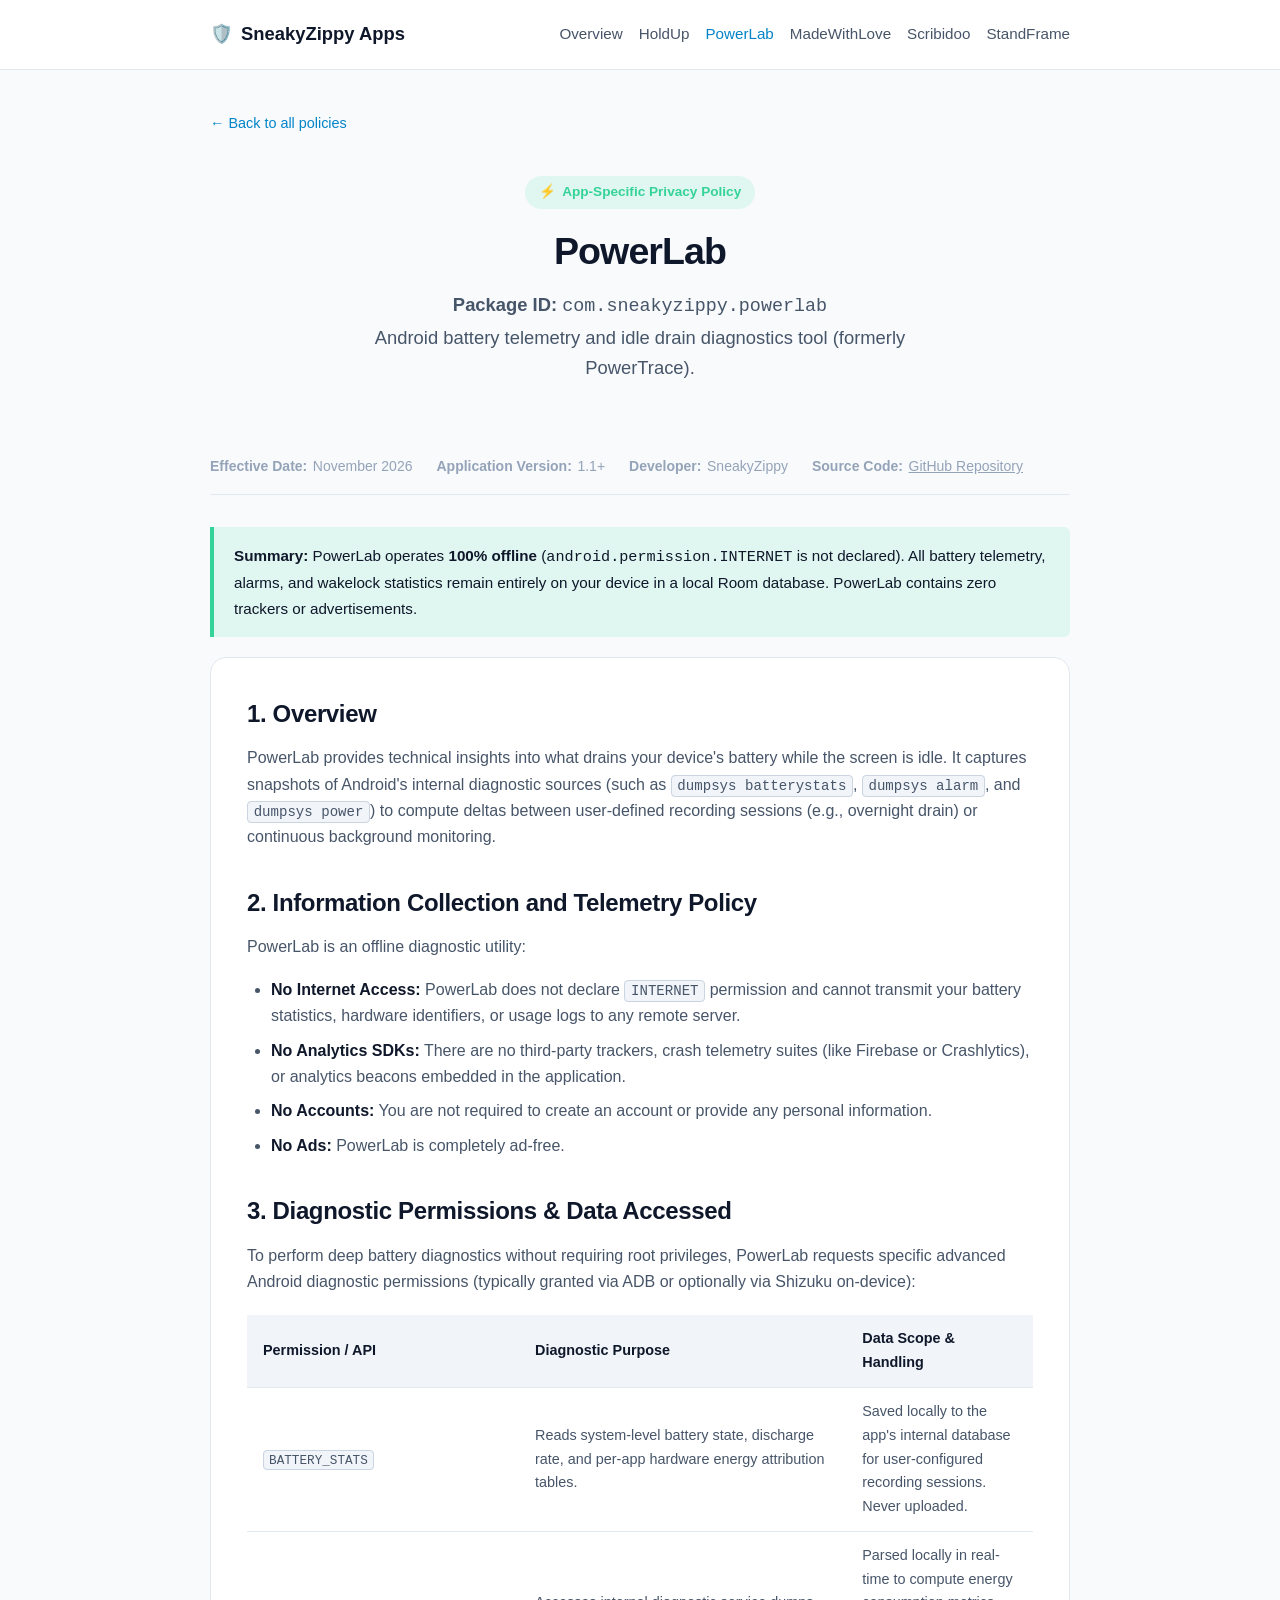
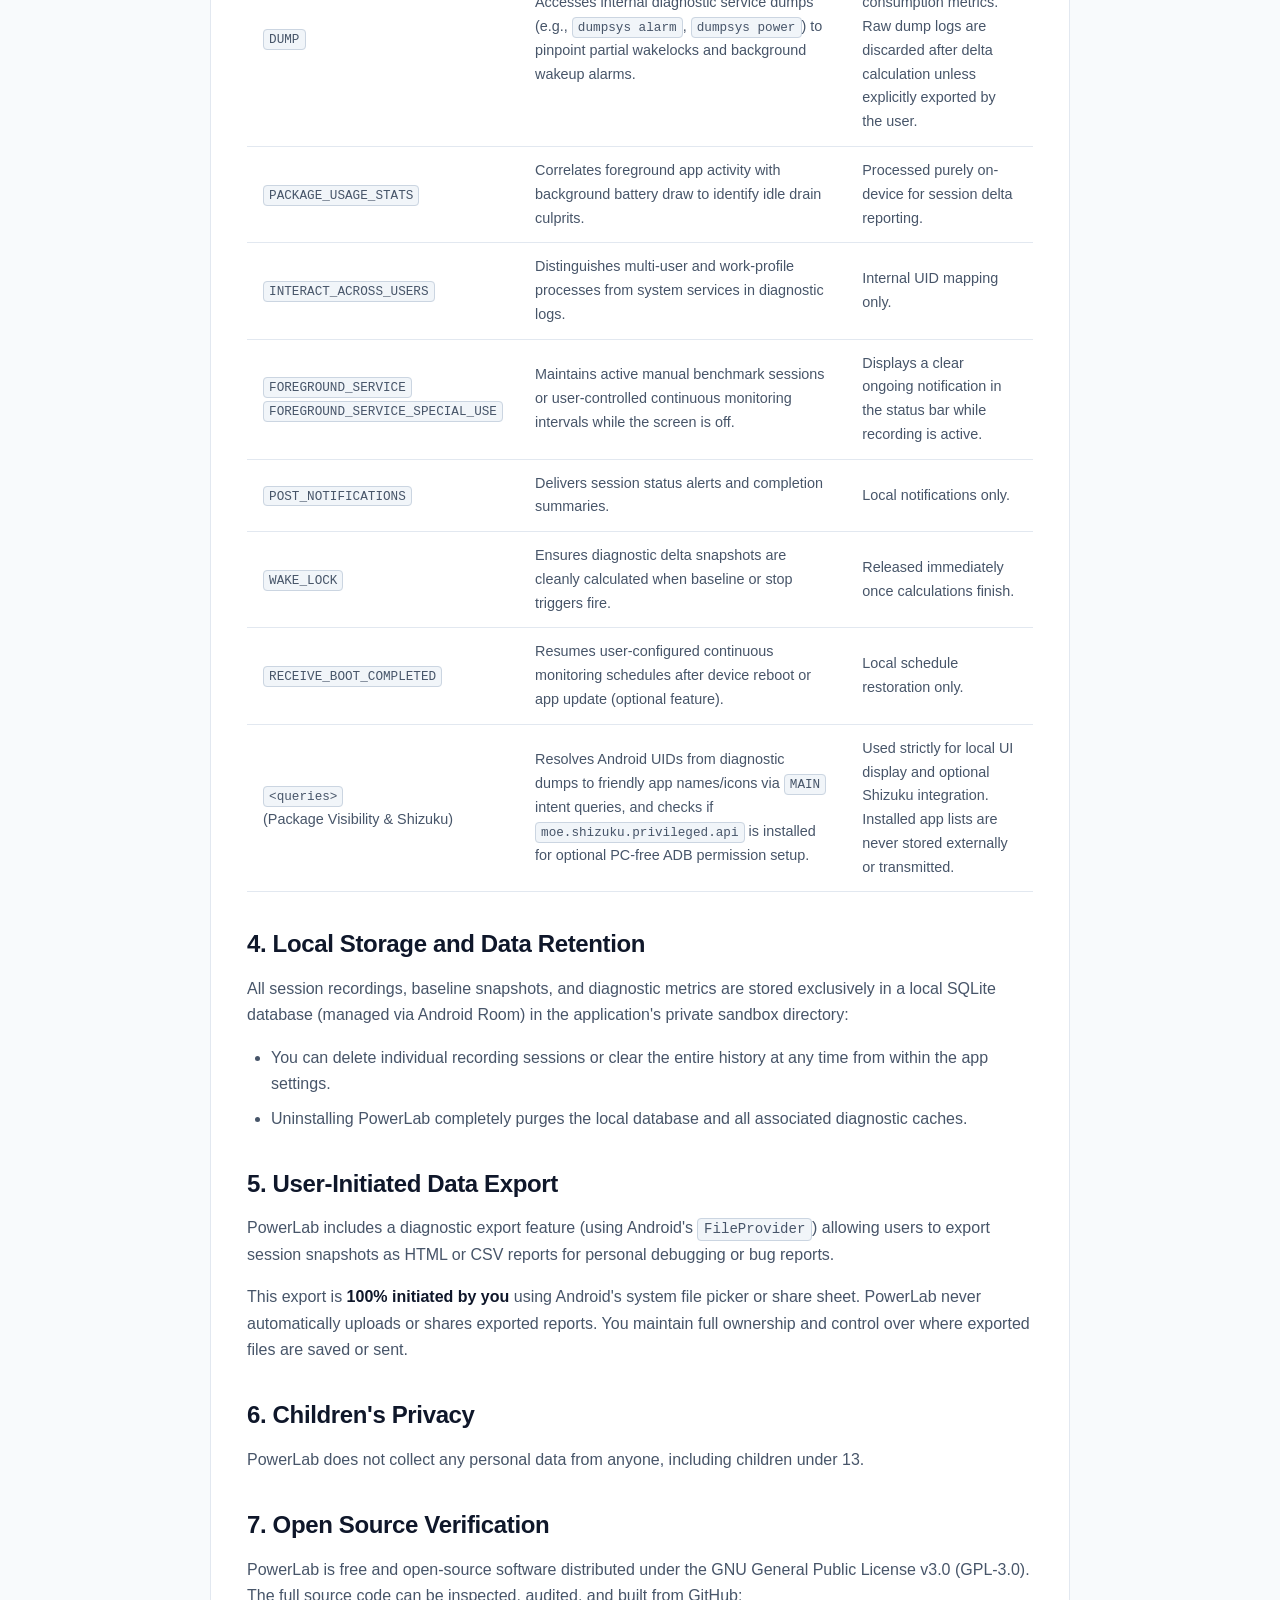
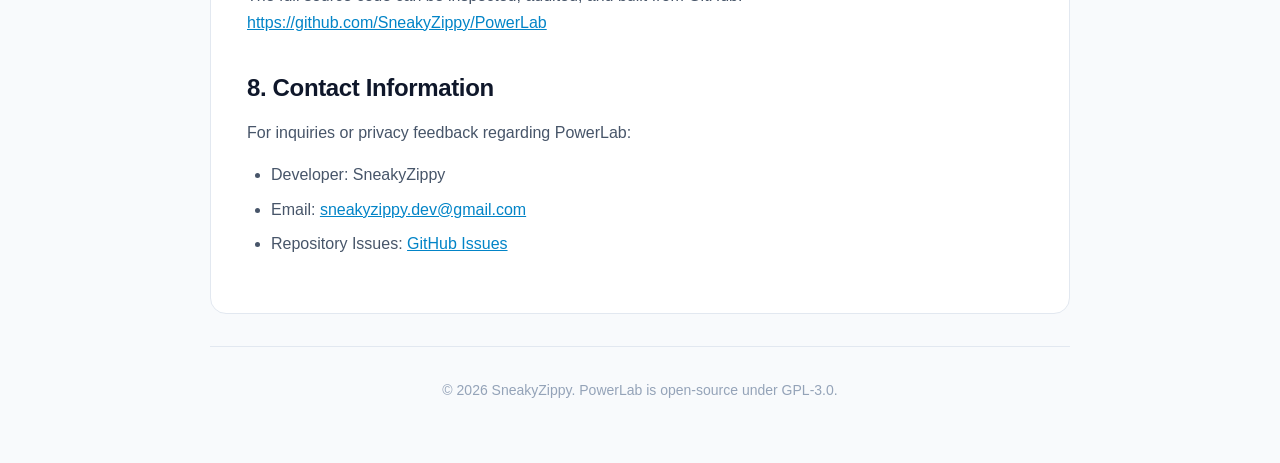
<file: powertrace.html>
<!DOCTYPE html>
<html lang="en">
<head>
  <meta charset="UTF-8">
  <meta http-equiv="refresh" content="0; url=powerlab.html">
  <link rel="canonical" href="powerlab.html">
  <title>Redirecting to PowerLab Privacy Policy...</title>
  <link rel="stylesheet" href="style.css">
</head>
<body>
  <main class="container" style="padding-top: 4rem; text-align: center;">
    <p>PowerTrace has been renamed to <strong>PowerLab</strong>.</p>
    <p style="margin-top: 1rem;">
      <a href="powerlab.html" class="btn btn-primary">Go to PowerLab Privacy Policy</a>
    </p>
  </main>
</body>
</html>
</file>
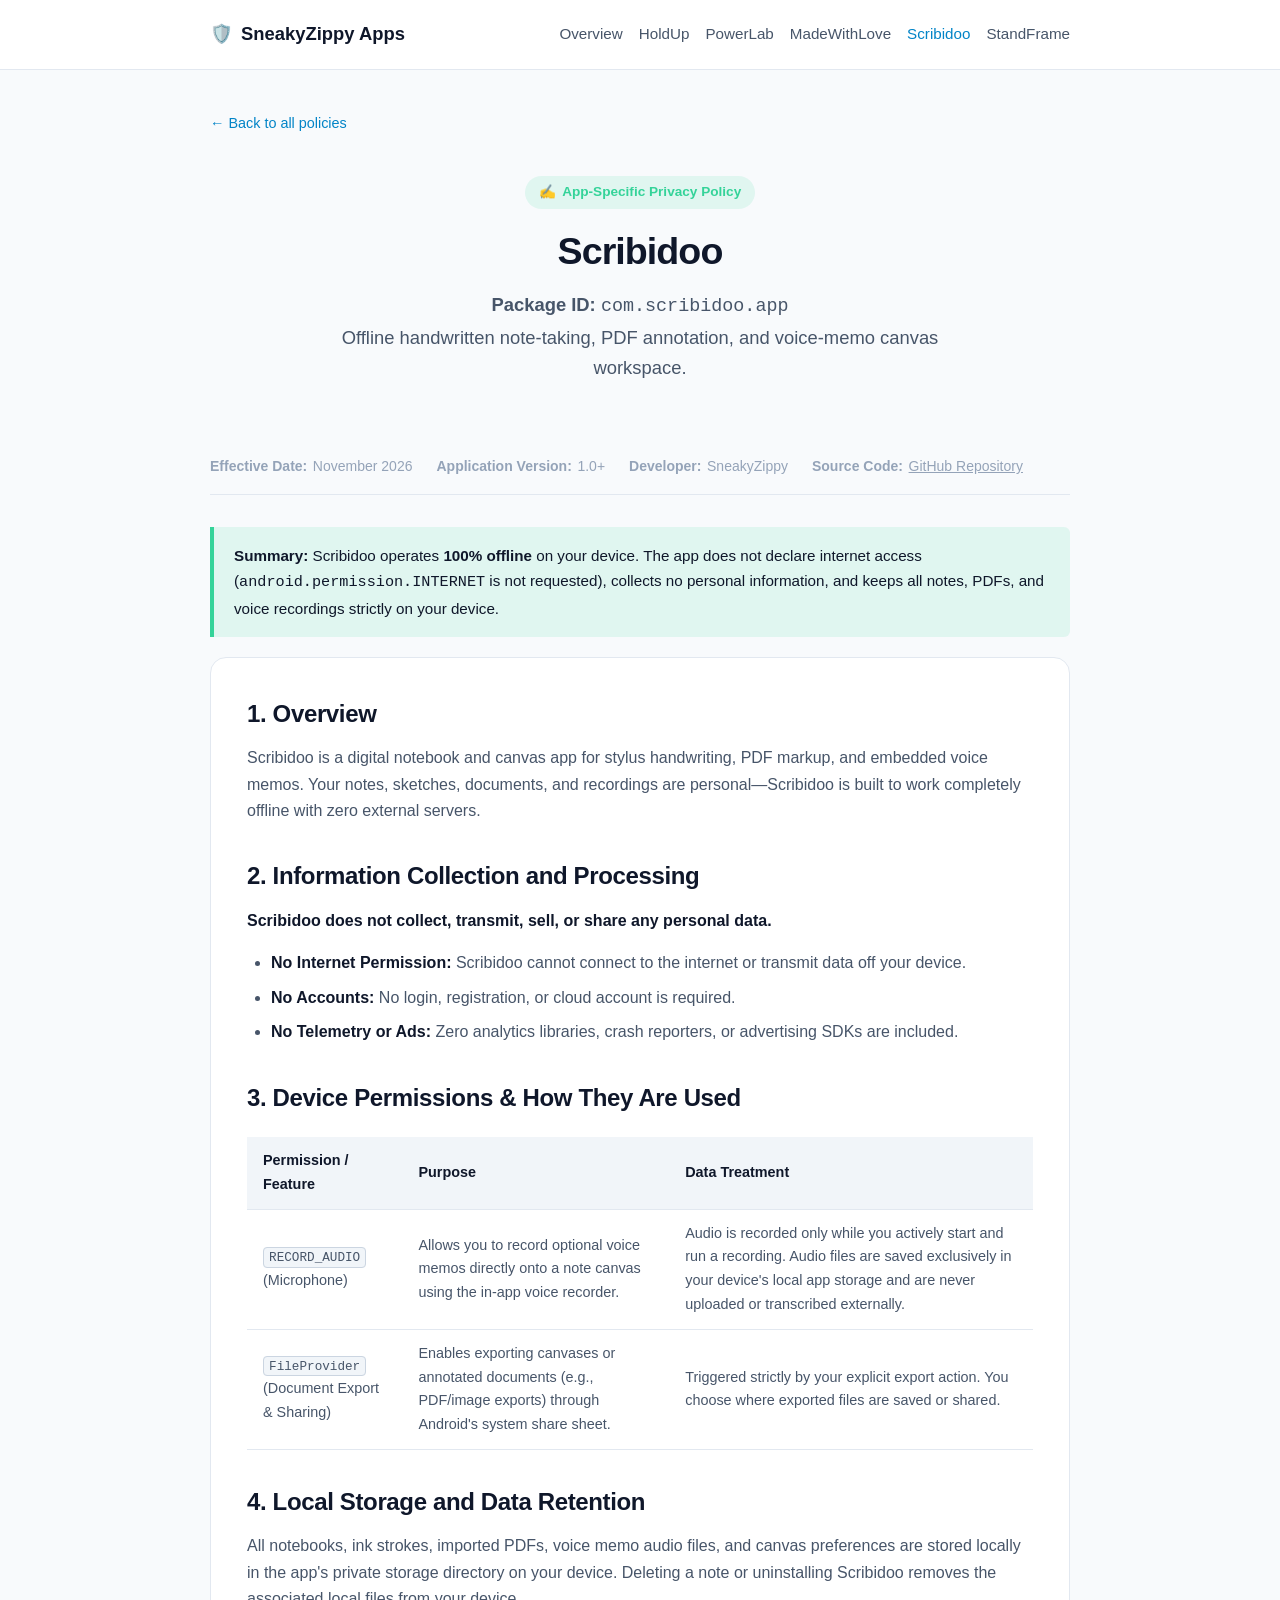
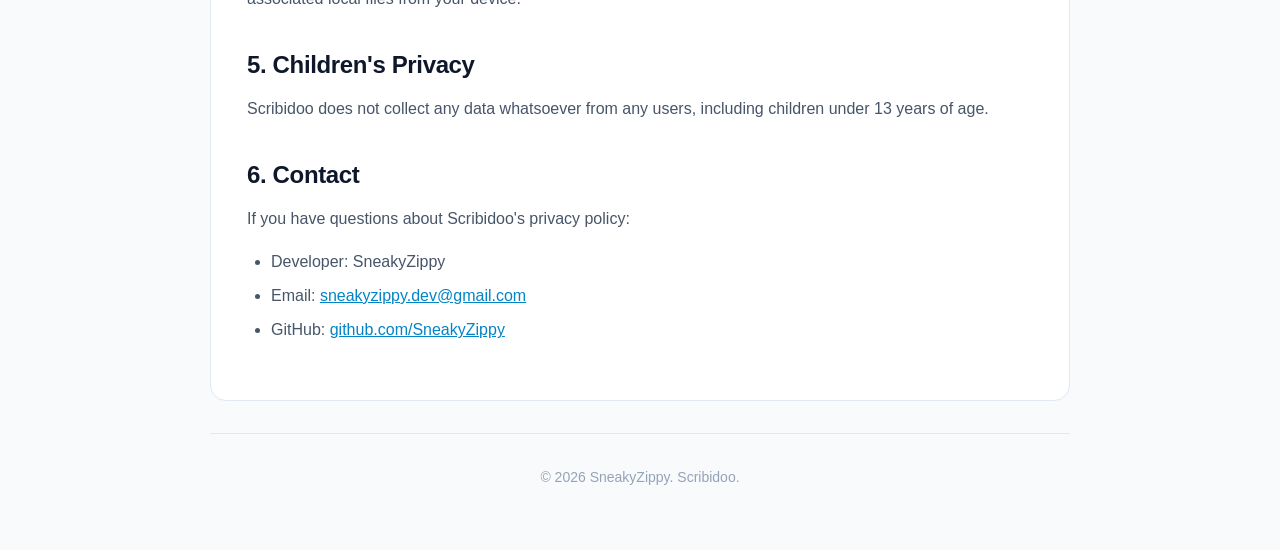
<file: scribidoo.html>
<!DOCTYPE html>
<html lang="en">
<head>
  <meta charset="UTF-8">
  <meta name="viewport" content="width=device-width, initial-scale=1.0">
  <title>Privacy Policy | Scribidoo</title>
  <meta name="description" content="Privacy policy for Scribidoo (com.scribidoo.app) - 100% offline handwritten note-taking, PDF annotation, and voice memo canvas app.">
  <link rel="icon" href="data:image/svg+xml,<svg xmlns=%22http://www.w3.org/2000/svg%22 viewBox=%220 0 100 100%22><text y=%22.9em%22 font-size=%2290%22>🛡️</text></svg>">
  <link rel="stylesheet" href="style.css">
</head>
<body>

  <header class="site-header">
    <div class="header-container">
      <a href="index.html" class="brand">
        <span>🛡️</span>
        <span>SneakyZippy Apps</span>
      </a>
      <nav>
        <ul class="nav-links">
          <li><a href="index.html">Overview</a></li>
          <li><a href="holdup.html">HoldUp</a></li>
          <li><a href="powerlab.html">PowerLab</a></li>
          <li><a href="madewithlove.html">MadeWithLove</a></li>
          <li><a href="scribidoo.html" class="active">Scribidoo</a></li>
          <li><a href="standframe.html">StandFrame</a></li>
        </ul>
      </nav>
    </div>
  </header>

  <main class="container">
    <a href="index.html" class="back-link">&larr; Back to all policies</a>

    <section class="hero" style="padding-top: 1rem;">
      <div class="hero-pill">
        <span>✍️</span> App-Specific Privacy Policy
      </div>
      <h1>Scribidoo</h1>
      <p>
        <strong>Package ID:</strong> <code>com.scribidoo.app</code><br>
        Offline handwritten note-taking, PDF annotation, and voice-memo canvas workspace.
      </p>
    </section>

    <div class="meta-bar">
      <span><strong>Effective Date:</strong> November 2026</span>
      <span><strong>Application Version:</strong> 1.0+</span>
      <span><strong>Developer:</strong> SneakyZippy</span>
      <span><strong>Source Code:</strong> <a href="https://github.com/SneakyZippy/Scribidoo" target="_blank" rel="noopener" style="color: inherit;">GitHub Repository</a></span>
    </div>

    <div class="callout callout-success">
      <p>
        <strong>Summary:</strong> Scribidoo operates <strong>100% offline</strong> on your device. The app does not declare internet access (<code>android.permission.INTERNET</code> is not requested), collects no personal information, and keeps all notes, PDFs, and voice recordings strictly on your device.
      </p>
    </div>

    <article class="content-box">
      <h2>1. Overview</h2>
      <p>
        Scribidoo is a digital notebook and canvas app for stylus handwriting, PDF markup, and embedded voice memos. Your notes, sketches, documents, and recordings are personal—Scribidoo is built to work completely offline with zero external servers.
      </p>

      <h2>2. Information Collection and Processing</h2>
      <p>
        <strong>Scribidoo does not collect, transmit, sell, or share any personal data.</strong>
      </p>
      <ul>
        <li><strong>No Internet Permission:</strong> Scribidoo cannot connect to the internet or transmit data off your device.</li>
        <li><strong>No Accounts:</strong> No login, registration, or cloud account is required.</li>
        <li><strong>No Telemetry or Ads:</strong> Zero analytics libraries, crash reporters, or advertising SDKs are included.</li>
      </ul>

      <h2>3. Device Permissions &amp; How They Are Used</h2>

      <table>
        <thead>
          <tr>
            <th>Permission / Feature</th>
            <th>Purpose</th>
            <th>Data Treatment</th>
          </tr>
        </thead>
        <tbody>
          <tr>
            <td><code>RECORD_AUDIO</code><br>(Microphone)</td>
            <td>
              Allows you to record optional voice memos directly onto a note canvas using the in-app voice recorder.
            </td>
            <td>
              Audio is recorded only while you actively start and run a recording. Audio files are saved exclusively in your device's local app storage and are never uploaded or transcribed externally.
            </td>
          </tr>
          <tr>
            <td><code>FileProvider</code><br>(Document Export &amp; Sharing)</td>
            <td>
              Enables exporting canvases or annotated documents (e.g., PDF/image exports) through Android's system share sheet.
            </td>
            <td>
              Triggered strictly by your explicit export action. You choose where exported files are saved or shared.
            </td>
          </tr>
        </tbody>
      </table>

      <h2>4. Local Storage and Data Retention</h2>
      <p>
        All notebooks, ink strokes, imported PDFs, voice memo audio files, and canvas preferences are stored locally in the app's private storage directory on your device. Deleting a note or uninstalling Scribidoo removes the associated local files from your device.
      </p>

      <h2>5. Children's Privacy</h2>
      <p>
        Scribidoo does not collect any data whatsoever from any users, including children under 13 years of age.
      </p>

      <h2>6. Contact</h2>
      <p>
        If you have questions about Scribidoo's privacy policy:
      </p>
      <ul>
        <li>Developer: SneakyZippy</li>
        <li>Email: <a href="mailto:sneakyzippy.dev@gmail.com" style="color: var(--accent);">sneakyzippy.dev@gmail.com</a></li>
        <li>GitHub: <a href="https://github.com/SneakyZippy" target="_blank" rel="noopener" style="color: var(--accent);">github.com/SneakyZippy</a></li>
      </ul>
    </article>
  </main>

  <footer class="site-footer container">
    <p>&copy; 2026 SneakyZippy. Scribidoo.</p>
  </footer>

</body>
</html>
</file>
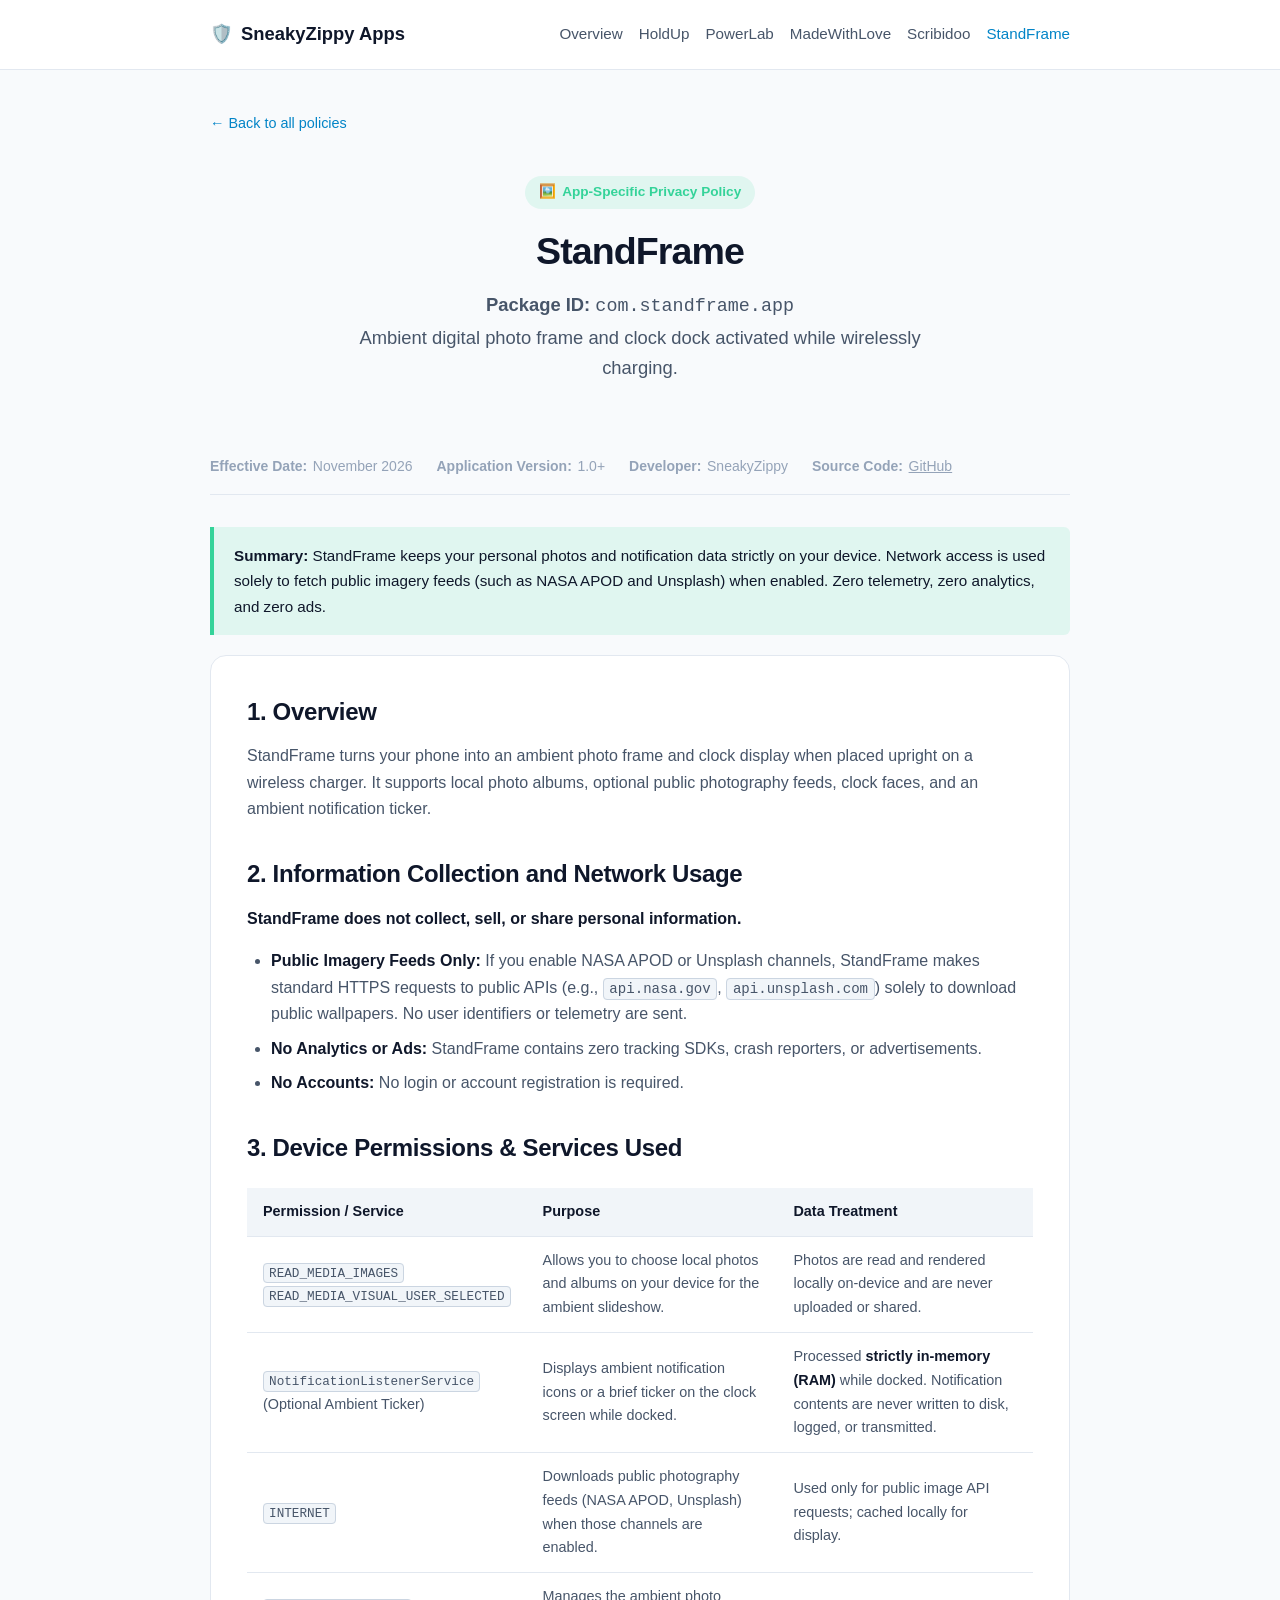
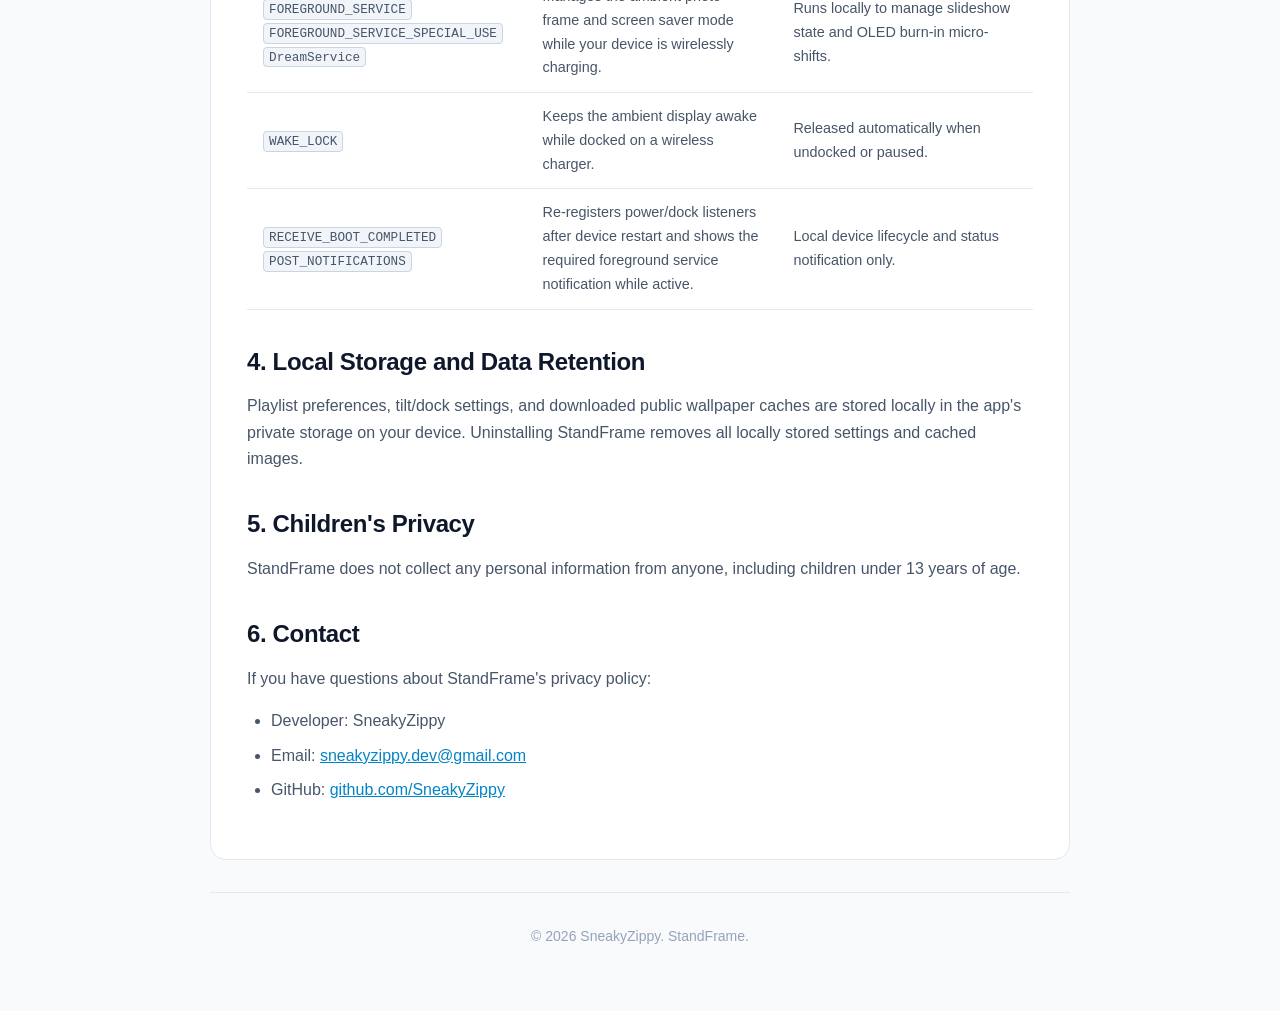
<file: standframe.html>
<!DOCTYPE html>
<html lang="en">
<head>
  <meta charset="UTF-8">
  <meta name="viewport" content="width=device-width, initial-scale=1.0">
  <title>Privacy Policy | StandFrame</title>
  <meta name="description" content="Privacy policy for StandFrame (com.standframe.app) - Ambient digital photo frame dock for wireless chargers.">
  <link rel="icon" href="data:image/svg+xml,<svg xmlns=%22http://www.w3.org/2000/svg%22 viewBox=%220 0 100 100%22><text y=%22.9em%22 font-size=%2290%22>🛡️</text></svg>">
  <link rel="stylesheet" href="style.css">
</head>
<body>

  <header class="site-header">
    <div class="header-container">
      <a href="index.html" class="brand">
        <span>🛡️</span>
        <span>SneakyZippy Apps</span>
      </a>
      <nav>
        <ul class="nav-links">
          <li><a href="index.html">Overview</a></li>
          <li><a href="holdup.html">HoldUp</a></li>
          <li><a href="powerlab.html">PowerLab</a></li>
          <li><a href="madewithlove.html">MadeWithLove</a></li>
          <li><a href="scribidoo.html">Scribidoo</a></li>
          <li><a href="standframe.html" class="active">StandFrame</a></li>
        </ul>
      </nav>
    </div>
  </header>

  <main class="container">
    <a href="index.html" class="back-link">&larr; Back to all policies</a>

    <section class="hero" style="padding-top: 1rem;">
      <div class="hero-pill">
        <span>🖼️</span> App-Specific Privacy Policy
      </div>
      <h1>StandFrame</h1>
      <p>
        <strong>Package ID:</strong> <code>com.standframe.app</code><br>
        Ambient digital photo frame and clock dock activated while wirelessly charging.
      </p>
    </section>

    <div class="meta-bar">
      <span><strong>Effective Date:</strong> November 2026</span>
      <span><strong>Application Version:</strong> 1.0+</span>
      <span><strong>Developer:</strong> SneakyZippy</span>
      <span><strong>Source Code:</strong> <a href="https://github.com/SneakyZippy" target="_blank" rel="noopener" style="color: inherit;">GitHub</a></span>
    </div>

    <div class="callout callout-success">
      <p>
        <strong>Summary:</strong> StandFrame keeps your personal photos and notification data strictly on your device. Network access is used solely to fetch public imagery feeds (such as NASA APOD and Unsplash) when enabled. Zero telemetry, zero analytics, and zero ads.
      </p>
    </div>

    <article class="content-box">
      <h2>1. Overview</h2>
      <p>
        StandFrame turns your phone into an ambient photo frame and clock display when placed upright on a wireless charger. It supports local photo albums, optional public photography feeds, clock faces, and an ambient notification ticker.
      </p>

      <h2>2. Information Collection and Network Usage</h2>
      <p>
        <strong>StandFrame does not collect, sell, or share personal information.</strong>
      </p>
      <ul>
        <li><strong>Public Imagery Feeds Only:</strong> If you enable NASA APOD or Unsplash channels, StandFrame makes standard HTTPS requests to public APIs (e.g., <code>api.nasa.gov</code>, <code>api.unsplash.com</code>) solely to download public wallpapers. No user identifiers or telemetry are sent.</li>
        <li><strong>No Analytics or Ads:</strong> StandFrame contains zero tracking SDKs, crash reporters, or advertisements.</li>
        <li><strong>No Accounts:</strong> No login or account registration is required.</li>
      </ul>

      <h2>3. Device Permissions &amp; Services Used</h2>

      <table>
        <thead>
          <tr>
            <th>Permission / Service</th>
            <th>Purpose</th>
            <th>Data Treatment</th>
          </tr>
        </thead>
        <tbody>
          <tr>
            <td><code>READ_MEDIA_IMAGES</code><br><code>READ_MEDIA_VISUAL_USER_SELECTED</code></td>
            <td>
              Allows you to choose local photos and albums on your device for the ambient slideshow.
            </td>
            <td>
              Photos are read and rendered locally on-device and are never uploaded or shared.
            </td>
          </tr>
          <tr>
            <td><code>NotificationListenerService</code><br>(Optional Ambient Ticker)</td>
            <td>
              Displays ambient notification icons or a brief ticker on the clock screen while docked.
            </td>
            <td>
              Processed <strong>strictly in-memory (RAM)</strong> while docked. Notification contents are never written to disk, logged, or transmitted.
            </td>
          </tr>
          <tr>
            <td><code>INTERNET</code></td>
            <td>
              Downloads public photography feeds (NASA APOD, Unsplash) when those channels are enabled.
            </td>
            <td>
              Used only for public image API requests; cached locally for display.
            </td>
          </tr>
          <tr>
            <td><code>FOREGROUND_SERVICE</code><br><code>FOREGROUND_SERVICE_SPECIAL_USE</code><br><code>DreamService</code></td>
            <td>
              Manages the ambient photo frame and screen saver mode while your device is wirelessly charging.
            </td>
            <td>
              Runs locally to manage slideshow state and OLED burn-in micro-shifts.
            </td>
          </tr>
          <tr>
            <td><code>WAKE_LOCK</code></td>
            <td>
              Keeps the ambient display awake while docked on a wireless charger.
            </td>
            <td>
              Released automatically when undocked or paused.
            </td>
          </tr>
          <tr>
            <td><code>RECEIVE_BOOT_COMPLETED</code><br><code>POST_NOTIFICATIONS</code></td>
            <td>
              Re-registers power/dock listeners after device restart and shows the required foreground service notification while active.
            </td>
            <td>
              Local device lifecycle and status notification only.
            </td>
          </tr>
        </tbody>
      </table>

      <h2>4. Local Storage and Data Retention</h2>
      <p>
        Playlist preferences, tilt/dock settings, and downloaded public wallpaper caches are stored locally in the app's private storage on your device. Uninstalling StandFrame removes all locally stored settings and cached images.
      </p>

      <h2>5. Children's Privacy</h2>
      <p>
        StandFrame does not collect any personal information from anyone, including children under 13 years of age.
      </p>

      <h2>6. Contact</h2>
      <p>
        If you have questions about StandFrame's privacy policy:
      </p>
      <ul>
        <li>Developer: SneakyZippy</li>
        <li>Email: <a href="mailto:sneakyzippy.dev@gmail.com" style="color: var(--accent);">sneakyzippy.dev@gmail.com</a></li>
        <li>GitHub: <a href="https://github.com/SneakyZippy" target="_blank" rel="noopener" style="color: var(--accent);">github.com/SneakyZippy</a></li>
      </ul>
    </article>
  </main>

  <footer class="site-footer container">
    <p>&copy; 2026 SneakyZippy. StandFrame.</p>
  </footer>

</body>
</html>
</file>
<file: style.css>
:root {
  --font-family: -apple-system, BlinkMacSystemFont, "Segoe UI", Roboto, Oxygen-Sans, Ubuntu, Cantarell, "Helvetica Neue", sans-serif;
  --bg-primary: #0f141c;
  --bg-surface: #182232;
  --bg-surface-elevated: #223046;
  --border-color: #2c3e55;
  --text-primary: #f0f4f8;
  --text-secondary: #9bb0c6;
  --text-muted: #62788e;
  --accent: #38bdf8;
  --accent-hover: #0284c7;
  --accent-soft: rgba(56, 189, 248, 0.12);
  --success: #34d399;
  --success-soft: rgba(52, 211, 153, 0.12);
  --badge-bg: #1e293b;
  --badge-border: #334155;
  --shadow: 0 4px 20px -2px rgba(0, 0, 0, 0.5);
  --radius-lg: 16px;
  --radius-md: 10px;
  --radius-sm: 6px;
  --max-width: 860px;
}

@media (prefers-color-scheme: light) {
  :root {
    --bg-primary: #f8fafc;
    --bg-surface: #ffffff;
    --bg-surface-elevated: #f1f5f9;
    --border-color: #e2e8f0;
    --text-primary: #0f172a;
    --text-secondary: #475569;
    --text-muted: #94a3b8;
    --accent: #0284c7;
    --accent-hover: #0369a1;
    --accent-soft: rgba(2, 132, 199, 0.08);
    --badge-bg: #f1f5f9;
    --badge-border: #cbd5e1;
    --shadow: 0 4px 20px -2px rgba(15, 23, 42, 0.08);
  }
}

*, *::before, *::after {
  box-sizing: border-box;
  margin: 0;
  padding: 0;
}

body {
  font-family: var(--font-family);
  background-color: var(--bg-primary);
  color: var(--text-primary);
  line-height: 1.65;
  -webkit-font-smoothing: antialiased;
  padding: 0 1.25rem 4rem;
}

.site-header {
  border-bottom: 1px solid var(--border-color);
  background-color: var(--bg-surface);
  margin: 0 -1.25rem 2.5rem;
  padding: 1.2rem 1.25rem;
}

.header-container {
  max-width: var(--max-width);
  margin: 0 auto;
  display: flex;
  justify-content: space-between;
  align-items: center;
  gap: 1rem;
}

.brand {
  font-weight: 700;
  font-size: 1.15rem;
  color: var(--text-primary);
  text-decoration: none;
  display: flex;
  align-items: center;
  gap: 0.5rem;
}

.brand:hover {
  color: var(--accent);
}

.nav-links {
  display: flex;
  flex-wrap: wrap;
  gap: 1rem;
  align-items: center;
  list-style: none;
}

.nav-links a {
  color: var(--text-secondary);
  text-decoration: none;
  font-size: 0.95rem;
  font-weight: 500;
  transition: color 0.15s ease;
}

.nav-links a:hover,
.nav-links a.active {
  color: var(--accent);
}

.container {
  max-width: var(--max-width);
  margin: 0 auto;
}

.hero {
  text-align: center;
  padding: 2.5rem 0 3rem;
}

.hero-pill {
  display: inline-flex;
  align-items: center;
  gap: 0.4rem;
  font-size: 0.85rem;
  font-weight: 600;
  color: var(--success);
  background: var(--success-soft);
  padding: 0.35rem 0.85rem;
  border-radius: 9999px;
  margin-bottom: 1.25rem;
}

.hero h1 {
  font-size: 2.35rem;
  font-weight: 800;
  letter-spacing: -0.025em;
  line-height: 1.2;
  margin-bottom: 1rem;
}

.hero p {
  font-size: 1.15rem;
  color: var(--text-secondary);
  max-width: 640px;
  margin: 0 auto;
}

.meta-bar {
  display: flex;
  flex-wrap: wrap;
  gap: 0.75rem 1.5rem;
  font-size: 0.875rem;
  color: var(--text-muted);
  margin: 1.5rem 0 2rem;
  padding-bottom: 1rem;
  border-bottom: 1px solid var(--border-color);
}

.meta-bar span {
  display: inline-flex;
  align-items: center;
  gap: 0.35rem;
}

.card-grid {
  display: grid;
  grid-template-columns: repeat(auto-fit, minmax(260px, 1fr));
  gap: 1.5rem;
  margin-bottom: 3rem;
}

.app-card {
  background: var(--bg-surface);
  border: 1px solid var(--border-color);
  border-radius: var(--radius-lg);
  padding: 1.75rem;
  transition: transform 0.18s ease, border-color 0.18s ease, box-shadow 0.18s ease;
  display: flex;
  flex-direction: column;
  justify-content: space-between;
}

.app-card:hover {
  transform: translateY(-3px);
  border-color: var(--accent);
  box-shadow: var(--shadow);
}

.app-card-header {
  display: flex;
  align-items: center;
  gap: 0.75rem;
  margin-bottom: 0.75rem;
}

.app-icon {
  font-size: 1.8rem;
  line-height: 1;
}

.app-card h3 {
  font-size: 1.3rem;
  font-weight: 700;
}

.app-id {
  font-family: ui-monospace, SFMono-Regular, Menlo, Monaco, Consolas, monospace;
  font-size: 0.78rem;
  color: var(--text-muted);
  margin-bottom: 0.75rem;
}

.app-desc {
  font-size: 0.95rem;
  color: var(--text-secondary);
  margin-bottom: 1.25rem;
  flex-grow: 1;
}

.app-badges {
  display: flex;
  flex-wrap: wrap;
  gap: 0.4rem;
  margin-bottom: 1.25rem;
}

.badge {
  font-size: 0.75rem;
  font-weight: 500;
  padding: 0.2rem 0.55rem;
  border-radius: var(--radius-sm);
  background: var(--badge-bg);
  border: 1px solid var(--badge-border);
  color: var(--text-secondary);
}

.badge.success {
  background: var(--success-soft);
  color: var(--success);
  border-color: transparent;
}

.btn {
  display: inline-flex;
  align-items: center;
  justify-content: center;
  gap: 0.4rem;
  padding: 0.65rem 1.1rem;
  border-radius: var(--radius-md);
  font-weight: 600;
  font-size: 0.9rem;
  text-decoration: none;
  cursor: pointer;
  transition: background 0.15s ease, color 0.15s ease;
  border: none;
}

.btn-primary {
  background: var(--accent);
  color: #0f172a;
}

.btn-primary:hover {
  background: var(--accent-hover);
  color: #ffffff;
}

.btn-secondary {
  background: var(--bg-surface-elevated);
  color: var(--text-primary);
  border: 1px solid var(--border-color);
}

.btn-secondary:hover {
  border-color: var(--accent);
  color: var(--accent);
}

.content-box {
  background: var(--bg-surface);
  border: 1px solid var(--border-color);
  border-radius: var(--radius-lg);
  padding: 2.25rem;
  margin-bottom: 2rem;
}

.content-box h2 {
  font-size: 1.5rem;
  font-weight: 700;
  margin-top: 2rem;
  margin-bottom: 0.75rem;
  letter-spacing: -0.015em;
  color: var(--text-primary);
  display: flex;
  align-items: center;
  gap: 0.5rem;
}

.content-box h2:first-of-type {
  margin-top: 0;
}

.content-box h3 {
  font-size: 1.15rem;
  font-weight: 600;
  margin-top: 1.4rem;
  margin-bottom: 0.5rem;
}

.content-box p {
  color: var(--text-secondary);
  margin-bottom: 1rem;
}

.content-box ul,
.content-box ol {
  color: var(--text-secondary);
  padding-left: 1.5rem;
  margin-bottom: 1.25rem;
}

.content-box li {
  margin-bottom: 0.5rem;
}

.content-box strong {
  color: var(--text-primary);
}

.content-box code {
  font-family: ui-monospace, SFMono-Regular, Menlo, Monaco, Consolas, monospace;
  font-size: 0.88em;
  background: var(--badge-bg);
  padding: 0.15em 0.4em;
  border-radius: 4px;
  border: 1px solid var(--badge-border);
}

.callout {
  background: var(--accent-soft);
  border-left: 4px solid var(--accent);
  padding: 1rem 1.25rem;
  border-radius: 0 var(--radius-sm) var(--radius-sm) 0;
  margin: 1.25rem 0;
}

.callout p {
  color: var(--text-primary);
  margin: 0;
  font-size: 0.95rem;
}

.callout-success {
  background: var(--success-soft);
  border-left-color: var(--success);
}

.site-footer {
  text-align: center;
  padding-top: 2rem;
  border-top: 1px solid var(--border-color);
  color: var(--text-muted);
  font-size: 0.875rem;
}

.site-footer a {
  color: var(--text-secondary);
  text-decoration: none;
}

.site-footer a:hover {
  color: var(--accent);
}

.back-link {
  display: inline-flex;
  align-items: center;
  gap: 0.35rem;
  color: var(--accent);
  text-decoration: none;
  font-size: 0.9rem;
  font-weight: 500;
  margin-bottom: 1.5rem;
}

.back-link:hover {
  text-decoration: underline;
}

table {
  width: 100%;
  border-collapse: collapse;
  margin: 1.25rem 0;
  font-size: 0.9rem;
}

th, td {
  padding: 0.75rem 1rem;
  text-align: left;
  border-bottom: 1px solid var(--border-color);
}

th {
  background: var(--bg-surface-elevated);
  color: var(--text-primary);
  font-weight: 600;
}

td {
  color: var(--text-secondary);
}

@media (max-width: 640px) {
  .hero h1 {
    font-size: 1.85rem;
  }
  .content-box {
    padding: 1.5rem;
  }
  .header-container {
    flex-direction: column;
    align-items: flex-start;
  }
  .nav-links {
    flex-wrap: wrap;
  }
}

@media print {
  body {
    background: #ffffff !important;
    color: #000000 !important;
    padding: 0;
  }
  .site-header, .back-link, .app-badges, .btn, .site-footer {
    display: none !important;
  }
  .content-box {
    border: none !important;
    box-shadow: none !important;
    padding: 0 !important;
  }
  a {
    color: #000000 !important;
    text-decoration: underline;
  }
}
</file>
